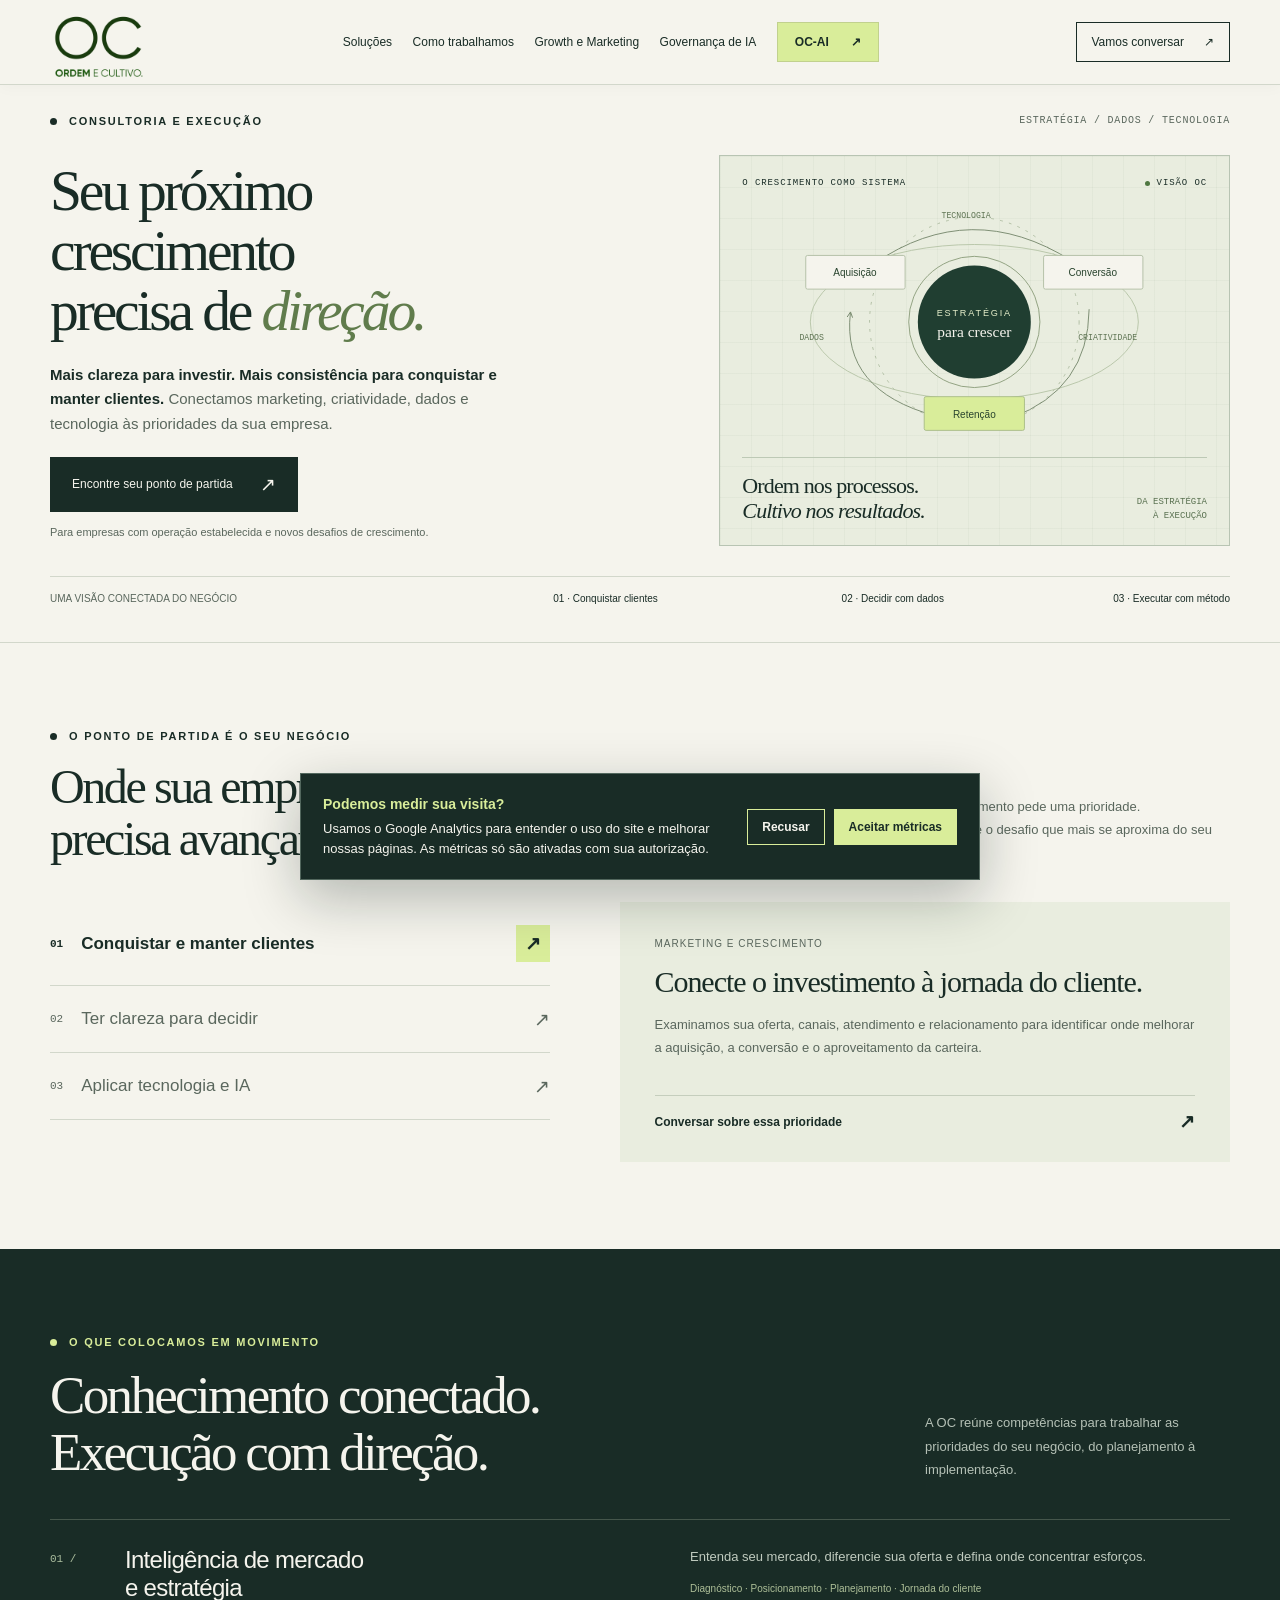
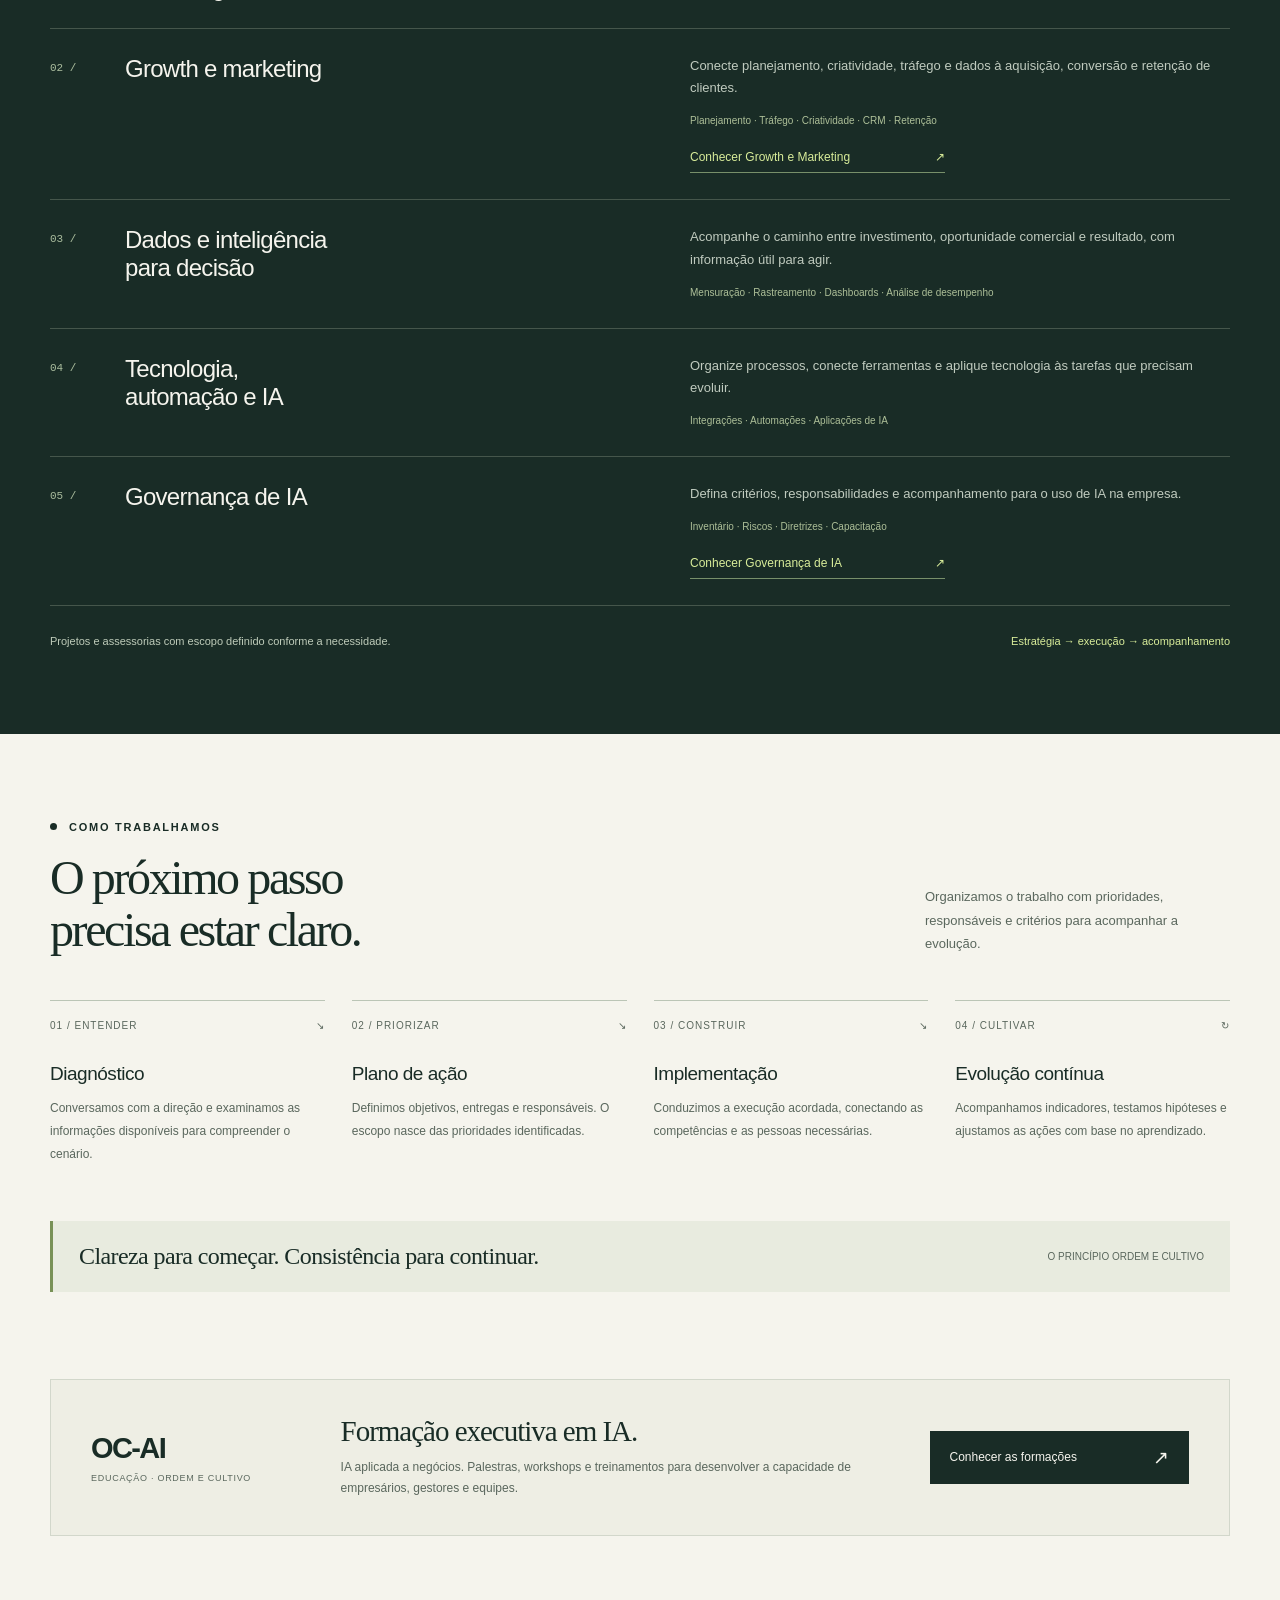
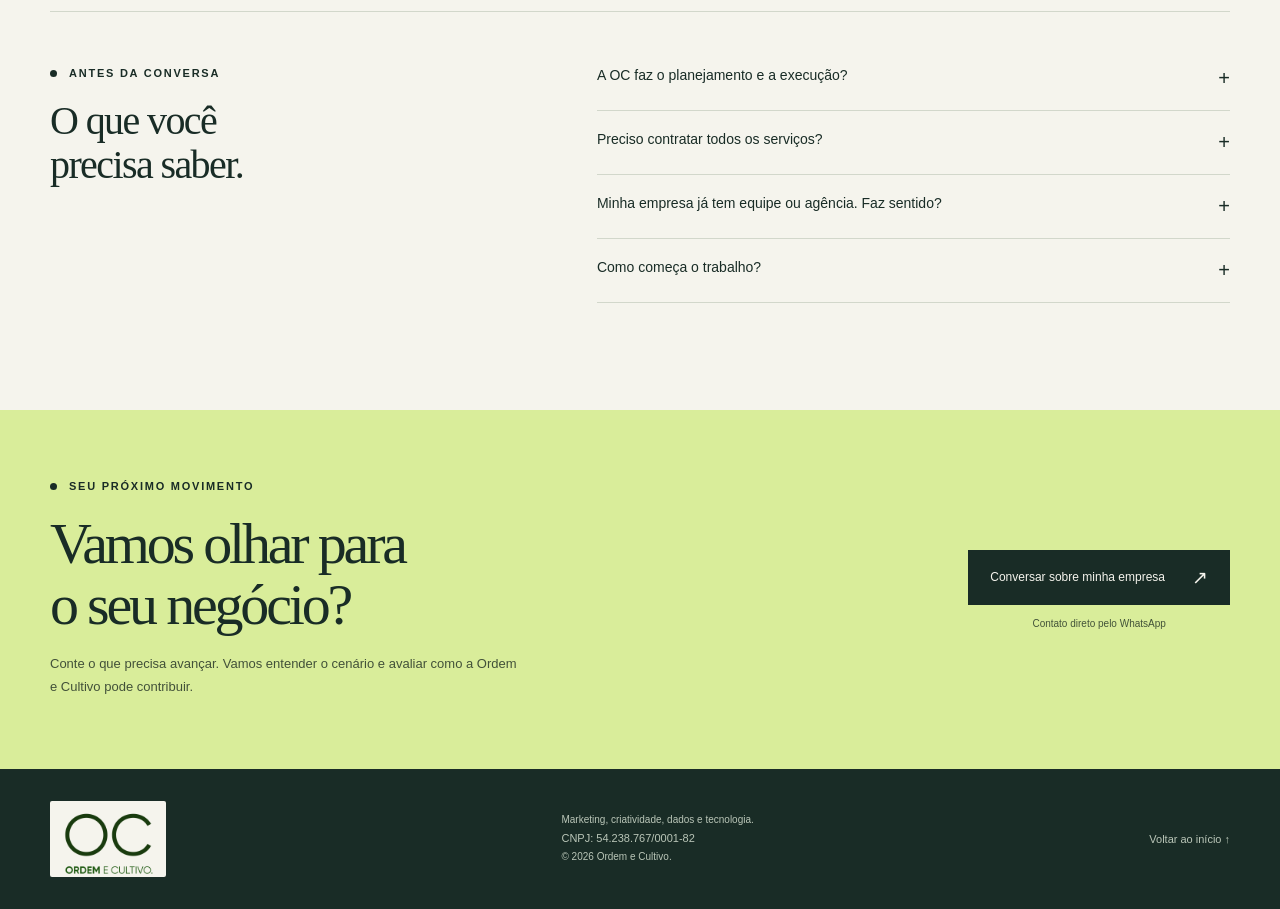
<file: index.html>
<!doctype html>
<html lang="pt-BR">
<head>
  <meta charset="utf-8">
  <meta name="viewport" content="width=device-width,initial-scale=1">
  <meta name="description" content="Ordem e Cultivo: consultoria e execução em marketing, dados e tecnologia. Direção para conquistar clientes, melhorar decisões e organizar o crescimento.">
  <meta name="theme-color" content="#162c26">
  <title>Ordem e Cultivo — Crescer tem método.</title>
  <style>
    :root{--paper:#f5f4ed;--ink:#192c26;--green:#24483b;--line:#d2d7cb;--muted:#5a675d;--lime:#d9ed9a;--white:#fff;--serif:Georgia,'Times New Roman',serif;--sans:'Segoe UI',Tahoma,sans-serif}
    *{box-sizing:border-box}html{scroll-behavior:smooth;scroll-padding-top:90px}body{margin:0;color:var(--ink);background:var(--paper);font-family:var(--sans);-webkit-font-smoothing:antialiased}button,a{-webkit-tap-highlight-color:transparent}a{color:inherit;text-decoration:none}button{font:inherit;cursor:pointer}button:focus-visible,a:focus-visible,summary:focus-visible{outline:3px solid #58883b;outline-offset:5px}::selection{background:var(--lime);color:var(--ink)}.wrap{width:min(1280px,calc(100% - 100px));margin:auto}.eyebrow{font-size:11px;letter-spacing:.16em;text-transform:uppercase;font-weight:650;display:flex;gap:12px;align-items:center}.eyebrow:before{content:'';width:7px;height:7px;background:currentColor;border-radius:50%}.mono{font-family:Consolas,monospace}.skip{position:absolute;top:-60px;left:20px;padding:12px;background:var(--lime);z-index:9}.skip:focus{top:10px}
    header{border-bottom:1px solid var(--line);background:var(--paper);position:relative;z-index:3}.nav{height:91px;display:flex;align-items:center;justify-content:space-between;gap:35px}.brand{display:flex;align-items:center;gap:14px}.brand-symbol{font-size:34px;font-weight:650;letter-spacing:-5px;padding-right:5px}.brand-symbol b{font-weight:400;color:#7d9a55}.brand-text{font-size:12px;line-height:1.3;letter-spacing:.02em}.nav-links{display:flex;gap:33px;font-size:12px}.nav-cta{display:inline-flex;gap:28px;align-items:center;border:1px solid var(--ink);padding:12px 17px;font-size:12px}.arrow{font-size:19px;line-height:1;display:inline-block;transition:transform .2s}.nav-cta:hover .arrow,.btn:hover .arrow{transform:translate(3px,-3px)}.menu-toggle{display:none;background:none;border:1px solid var(--line);padding:9px 13px}
    .hero{padding:57px 0 29px}.hero-top{display:flex;justify-content:space-between;gap:20px}.edition{font-size:10px;letter-spacing:.08em;color:var(--muted)}.hero-grid{display:grid;grid-template-columns:1.1fr .9fr;gap:50px;align-items:center;padding:40px 0 46px}.hero h1{font-family:var(--serif);font-size:clamp(62px,6.25vw,88px);font-weight:400;letter-spacing:-.065em;line-height:.99;margin:0 0 29px}.hero h1 em{font-weight:400;color:#607c4c}.hero-copy{font-size:15px;line-height:1.8;max-width:425px;color:var(--muted);margin:0 0 25px}.hero-copy strong{font-weight:600;color:var(--ink)}.btn{display:inline-flex;justify-content:space-between;gap:27px;align-items:center;padding:17px 21px;background:var(--ink);color:var(--paper);font-size:12px;border:1px solid var(--ink);transition:background .2s}.btn:hover{background:var(--green)}.hero-footnote{font-size:10px;margin-top:15px;color:var(--muted)}
    .growth-art{position:relative;border:1px solid #b8c4b3;background:#e9eddf;padding:24px;min-height:430px;overflow:hidden}.growth-art:before{content:'';position:absolute;inset:0;background-image:linear-gradient(#5678510c 1px,transparent 1px),linear-gradient(90deg,#5678510c 1px,transparent 1px);background-size:31px 31px;pointer-events:none}.art-label{position:relative;display:flex;justify-content:space-between;font-size:9px;letter-spacing:.1em}.art-label .live{display:flex;gap:7px;align-items:center}.live:before{content:'';height:5px;width:5px;background:#4f7741;border-radius:50%}.diagram{height:295px;width:100%;position:relative;display:block}.art-bottom{display:flex;align-items:end;justify-content:space-between;gap:14px;position:relative;border-top:1px solid #bdc9b5;padding-top:15px}.art-bottom p{font-family:var(--serif);font-size:22px;margin:0;line-height:1.15;letter-spacing:-.04em}.art-bottom span{font-size:9px;color:#58704f;max-width:90px;line-height:1.6;text-align:right}.hero-strip{display:grid;grid-template-columns:1.2fr 1fr 1fr 1fr;border-top:1px solid var(--line);padding-top:20px;font-size:10px;gap:18px}.hero-strip .muted{color:var(--muted)}.hero-strip span:not(:first-child){text-align:right}
    section{padding:87px 0}.section-head{display:flex;justify-content:space-between;align-items:end;gap:35px;margin-bottom:37px}.section-head h2{font-family:var(--serif);font-weight:400;font-size:48px;letter-spacing:-.05em;line-height:1.08;margin:19px 0 0}.section-head>p{font-size:13px;line-height:1.8;max-width:305px;color:var(--muted);margin:0}.priorities{border-top:1px solid var(--line);margin-top:32px}.priority-layout{display:grid;grid-template-columns:.9fr 1.1fr;gap:70px}.choices{display:flex;flex-direction:column}.choice{display:flex;text-align:left;gap:18px;align-items:center;padding:23px 0;border:0;border-bottom:1px solid var(--line);background:transparent;color:var(--muted);font-size:17px}.choice span:first-child{font-size:11px;font-family:Consolas,monospace}.choice .arrow{margin-left:auto}.choice[aria-selected=true]{color:var(--ink);font-weight:600}.choice[aria-selected=true] .arrow{background:var(--lime);padding:9px;font-size:19px}.priority-panel{padding:31px 35px;background:#e9eddf;display:flex;flex-direction:column;justify-content:space-between;min-height:260px}.panel-label{font-size:10px;letter-spacing:.1em;color:var(--muted);text-transform:uppercase}.priority-panel h3{font-family:var(--serif);font-weight:400;font-size:30px;letter-spacing:-.035em;line-height:1.2;margin:13px 0}.priority-panel p{font-size:13px;line-height:1.8;color:var(--muted);margin:0 0 18px}.text-link{font-size:12px;font-weight:600;display:flex;justify-content:space-between;align-items:center;border-top:1px solid #c5cebd;padding-top:16px}
    .services{background:var(--ink);color:var(--paper)}.services .eyebrow{color:var(--lime)}.services .section-head>p{color:#b5c1b6}.services .section-head h2{font-size:53px}.service-row{border-top:1px solid #45564b;padding:26px 0;display:grid;grid-template-columns:50px 1fr 1fr;gap:25px;align-items:start}.service-number{font:11px Consolas,monospace;color:#aabd9e;padding-top:7px}.service-row h3{font-size:24px;font-weight:400;letter-spacing:-.03em;margin:0}.service-desc p{font-size:13px;color:#c0cbbf;line-height:1.75;margin:0 0 10px}.service-tags{font-size:10px;color:#adbf98;line-height:1.8}.service-row:last-of-type{border-bottom:1px solid #45564b}.services-note{display:flex;gap:20px;justify-content:space-between;margin-top:29px;font-size:11px;color:#bfccba}.services-note strong{font-weight:400;color:var(--lime)}
    .method .section-head{margin-bottom:45px}.steps{display:grid;grid-template-columns:repeat(4,1fr);gap:27px}.step{border-top:1px solid #bbc5b6;padding-top:19px}.step-top{display:flex;justify-content:space-between;font-size:10px;letter-spacing:.1em;color:var(--muted)}.step h3{font-size:19px;letter-spacing:-.025em;font-weight:500;margin:32px 0 12px}.step p{font-size:12px;color:var(--muted);line-height:1.9;margin:0}.method-quote{margin:55px 0 0;background:#e8ebdf;border-left:3px solid #789157;padding:22px 26px;display:flex;justify-content:space-between;align-items:center;gap:20px}.method-quote p{font-family:var(--serif);font-size:24px;letter-spacing:-.025em;margin:0}.method-quote span{font-size:10px;color:var(--muted)}
    .education{padding:0 0 75px}.education-box{padding:35px 40px;border:1px solid var(--line);display:grid;grid-template-columns:.55fr 1.4fr .65fr;gap:30px;align-items:center;background:#eeeee4}.education-brand{font-size:29px;letter-spacing:-.055em;font-weight:600}.education-brand small{display:block;font-size:9px;font-weight:400;letter-spacing:.08em;margin-top:8px;color:var(--muted)}.education h3{font-family:var(--serif);font-size:29px;font-weight:400;letter-spacing:-.035em;margin:0 0 9px}.education p{font-size:12px;line-height:1.8;color:var(--muted);margin:0}.education a{font-size:12px;border-bottom:1px solid var(--ink);padding-bottom:10px;display:flex;gap:20px;justify-content:space-between}
    .faq{border-top:1px solid var(--line);padding-top:55px}.faq-layout{display:grid;grid-template-columns:1fr 1.3fr;gap:60px}.faq h2{font-family:var(--serif);font-size:40px;line-height:1.1;letter-spacing:-.04em;font-weight:400;margin:20px 0}.faq details{border-bottom:1px solid var(--line);padding:0 0 20px;margin-bottom:20px}.faq summary{cursor:pointer;font-size:14px;font-weight:500;list-style:none;display:flex;justify-content:space-between;gap:20px}.faq summary::-webkit-details-marker{display:none}.faq summary:after{content:'+';font-size:20px;font-weight:300}.faq details[open] summary:after{content:'−'}.faq details p{font-size:13px;color:var(--muted);line-height:1.8;max-width:520px;margin:15px 0 0}
    .contact{background:var(--lime);padding:70px 0}.contact .wrap{display:flex;justify-content:space-between;gap:50px;align-items:center}.contact h2{font-family:var(--serif);font-weight:400;font-size:58px;letter-spacing:-.055em;line-height:1.05;margin:22px 0 16px}.contact p{font-size:13px;line-height:1.8;max-width:475px;color:#425139;margin:0}.contact-right{min-width:245px}.contact-right .btn{width:100%}.contact-right small{display:block;font-size:10px;text-align:center;margin-top:13px;color:#435339}footer{background:var(--ink);color:#bac6b8;padding:32px 0}footer .wrap{display:flex;gap:25px;align-items:center;justify-content:space-between}footer .brand{color:var(--paper)}footer p{font-size:10px;line-height:1.8;margin:0}footer .back{font-size:11px}.reveal{animation:enter .8s both}.delay{animation-delay:.12s}@keyframes enter{from{opacity:0;transform:translateY(18px)}to{opacity:1;transform:translateY(0)}}

    @media(max-width:1000px){.wrap{width:calc(100% - 56px)}.nav-links{gap:20px}.hero-grid{gap:28px}.hero h1{font-size:66px}.growth-art{padding:18px;min-height:390px}.diagram{height:270px}.priority-layout{gap:35px}.education-box{grid-template-columns:.5fr 1fr;gap:25px}.education a{grid-column:2}.contact h2{font-size:47px}}
    @media(max-width:760px){.wrap{width:calc(100% - 40px)}.nav{height:76px;gap:15px}.nav-cta{display:none}.menu-toggle{display:block;font-size:12px}.nav-links{display:none;position:absolute;top:75px;left:0;right:0;background:var(--paper);padding:22px;box-shadow:0 8px 12px #192c2610;border-bottom:1px solid var(--line)}.nav-links.open{display:flex;flex-direction:column;gap:22px}.hero{padding-top:30px}.edition{display:none}.hero-grid{grid-template-columns:1fr;padding-top:31px;gap:32px;padding-bottom:26px}.hero h1{font-size:clamp(53px,11.5vw,78px);max-width:570px}.hero-copy{font-size:14px;max-width:490px}.hero .btn{font-size:12px}.growth-art{min-height:370px}.diagram{height:253px;max-width:470px;margin:auto}.hero-strip{grid-template-columns:1fr 1fr;gap:13px;font-size:9px}.hero-strip span:not(:first-child){text-align:left}section{padding:60px 0}.section-head{display:block}.section-head h2,.services .section-head h2{font-size:40px}.section-head>p{margin-top:21px;max-width:450px}.priority-layout{grid-template-columns:1fr;gap:25px}.choice{font-size:16px;padding:20px 0}.priority-panel{padding:25px;min-height:270px}.service-row{grid-template-columns:25px 1fr;gap:13px;padding:24px 0}.service-row h3{font-size:23px}.service-desc{grid-column:2}.services-note{display:block;line-height:1.8}.services-note strong{display:block;margin-top:12px}.steps{grid-template-columns:1fr 1fr;gap:30px 22px}.step h3{margin-top:22px}.method-quote{display:block;padding:22px;margin-top:35px}.method-quote p{font-size:23px}.method-quote span{display:block;margin-top:15px}.education{padding-bottom:50px}.education-box{padding:26px;grid-template-columns:1fr;gap:24px}.education a{grid-column:1;max-width:250px}.education h3{font-size:28px}.faq-layout{grid-template-columns:1fr;gap:25px}.faq h2{font-size:37px}.contact .wrap{display:block}.contact h2{font-size:43px}.contact-right{margin-top:30px;max-width:330px}footer .wrap{flex-wrap:wrap}footer p{width:100%;order:3}.art-bottom p{font-size:22px}}
    @media(prefers-reduced-motion:reduce){html{scroll-behavior:auto}.reveal{animation:none}*{transition:none!important}}
    .brand-logo{display:block;width:96px;height:76px;object-fit:cover;flex-shrink:0}footer .brand{background:var(--paper);padding:0 10px;border-radius:2px}footer .cnpj{white-space:nowrap;font-size:11px}@media(max-width:760px){.brand-logo{width:88px;height:68px}}
    .hero{padding:30px 0 22px}.hero-grid{grid-template-columns:minmax(0,1.15fr) minmax(0,.95fr);gap:clamp(28px,4vw,60px);padding:28px 0 30px}.hero h1{font-size:clamp(46px,4.5vw,68px);line-height:1.04;letter-spacing:-.055em;margin-bottom:22px}.hero h1 span{display:block}.hero-copy{max-width:480px;font-size:15px;line-height:1.65;margin-bottom:20px}.hero-footnote{max-width:470px;font-size:11px;line-height:1.5;margin:12px 0 0}.growth-art{min-height:0;padding:22px}.diagram{height:clamp(225px,21vw,280px)}.hero-strip{padding-top:16px}.priorities{margin-top:16px}
    @media(min-width:761px) and (max-height:740px){.hero{padding-top:24px}.hero-grid{padding:20px 0 24px}.hero h1{font-size:clamp(44px,4.2vw,60px)}.diagram{height:235px}}
    @media(max-width:760px){.hero{padding-top:24px}.hero-grid{grid-template-columns:minmax(0,1fr);gap:26px;padding:24px 0}.hero h1{font-size:clamp(42px,8.5vw,60px);line-height:1.04;margin-bottom:20px}.hero-copy{font-size:14px;line-height:1.65}.hero-footnote{font-size:10px}.growth-art{padding:18px}.diagram{height:220px}.art-bottom p{font-size:21px}.art-bottom span{font-size:8px}.hero-strip{line-height:1.6}.art-label{font-size:8px}}
    .service-detail{display:flex;align-items:center;justify-content:space-between;gap:16px;max-width:255px;font-size:12px;color:var(--lime);border-bottom:1px solid #78906a;padding:14px 0 8px;margin-top:6px}.service-detail:hover span{transform:translate(3px,-3px)}.service-detail span{transition:transform .2s}.service-row h3 a:hover{color:var(--lime)}
  </style>
<link rel="stylesheet" href="assets/navigation.css?v=1">
</head>
<body id="topo">
<a class="skip" href="#principal">Pular para o conteúdo</a>
<header class="oc-header"><div class="wrap nav">
  <a class="brand" href="./" aria-label="Ordem e Cultivo — início"><img class="brand-logo" src="assets/logo-ordem-e-cultivo.png" alt="OC — Ordem e Cultivo" width="96" height="76"></a>
  <nav class="nav-links" id="navigation" aria-label="Navegação principal"><a href="#solucoes">Soluções</a><a href="#metodo">Como trabalhamos</a><a href="growth-marketing/">Growth e Marketing</a><a href="governanca-de-ia/">Governança de IA</a><a class="nav-education" href="https://ai.ordemcultivo.com.br/">OC-AI <span aria-hidden="true">↗</span></a><a class="mobile-contact" href="https://wa.me/5547991653962" target="_blank" rel="noopener noreferrer">Falar no WhatsApp ↗</a></nav>
  <a class="nav-cta" href="https://wa.me/5547991653962" target="_blank" rel="noopener noreferrer">Vamos conversar <span aria-hidden="true">↗</span></a>
  <button class="menu-toggle" type="button" aria-expanded="false" aria-controls="navigation">Menu +</button>
</div></header>
<main id="principal">
  <section class="hero wrap">
    <div class="hero-top"><div class="eyebrow">Consultoria e execução</div><span class="edition mono">ESTRATÉGIA / DADOS / TECNOLOGIA</span></div>
    <div class="hero-grid">
      <div class="reveal"><h1><span>Seu próximo</span><span>crescimento</span><span>precisa de <em>direção.</em></span></h1>
        <p class="hero-copy"><strong>Mais clareza para investir. Mais consistência para conquistar e manter clientes.</strong> Conectamos marketing, criatividade, dados e tecnologia às prioridades da sua empresa.</p>
        <a class="btn" href="#prioridades">Encontre seu ponto de partida <span class="arrow" aria-hidden="true">↗</span></a>
        <p class="hero-footnote">Para empresas com operação estabelecida e novos desafios de crescimento.</p>
      </div>
      <div class="growth-art reveal delay" role="img" aria-label="Diagrama conceitual: estratégia conecta aquisição, conversão e retenção, com dados, criatividade e tecnologia. Não representa resultados medidos.">
        <div class="art-label mono"><span>O CRESCIMENTO COMO SISTEMA</span><span class="live">VISÃO OC</span></div>
        <svg class="diagram" viewBox="0 0 450 295" aria-hidden="true">
          <defs><marker id="tip" markerWidth="7" markerHeight="7" refX="5" refY="3" orient="auto"><path d="M0,0 L6,3 L0,6" fill="none" stroke="#75876b"/></marker></defs>
          <circle cx="225" cy="147" r="115" fill="none" stroke="#adbba0" stroke-dasharray="3 7"/>
          <ellipse cx="225" cy="147" rx="180" ry="85" fill="none" stroke="#b6c4a7"/>
          <path d="M115 83 Q221 10 332 80 M351 133 Q350 221 266 252 M182 250 Q79 222 89 137" fill="none" stroke="#75876b" marker-end="url(#tip)"/>
          <circle cx="225" cy="147" r="62" fill="#203e31"/><circle cx="225" cy="147" r="72" fill="none" stroke="#8b9d7a"/>
          <text x="225" y="140" text-anchor="middle" fill="#e6efcb" font-size="10" font-family="Segoe UI,sans-serif" letter-spacing="2">ESTRATÉGIA</text><text x="225" y="163" text-anchor="middle" fill="#f5f4ed" font-size="17" font-family="Georgia,serif">para crescer</text>
          <rect x="40" y="74" width="109" height="37" rx="2" fill="#f5f4ed" stroke="#b0bea4"/><text x="94" y="97" text-anchor="middle" fill="#29442e" font-size="11" font-family="Segoe UI,sans-serif">Aquisição</text>
          <rect x="301" y="74" width="109" height="37" rx="2" fill="#f5f4ed" stroke="#b0bea4"/><text x="355" y="97" text-anchor="middle" fill="#29442e" font-size="11" font-family="Segoe UI,sans-serif">Conversão</text>
          <rect x="170" y="229" width="110" height="37" rx="2" fill="#d9ed9a" stroke="#a8bb86"/><text x="225" y="252" text-anchor="middle" fill="#29442e" font-size="11" font-family="Segoe UI,sans-serif">Retenção</text>
          <text x="33" y="167" fill="#5d7352" font-size="9" font-family="Consolas,monospace">DADOS</text><text x="339" y="167" fill="#5d7352" font-size="9" font-family="Consolas,monospace">CRIATIVIDADE</text><text x="189" y="33" fill="#5d7352" font-size="9" font-family="Consolas,monospace">TECNOLOGIA</text>
        </svg>
        <div class="art-bottom"><p>Ordem nos processos.<br><em>Cultivo nos resultados.</em></p><span class="mono">DA ESTRATÉGIA<br>À EXECUÇÃO</span></div>
      </div>
    </div>
    <div class="hero-strip"><span class="muted">UMA VISÃO CONECTADA DO NEGÓCIO</span><span>01 · Conquistar clientes</span><span>02 · Decidir com dados</span><span>03 · Executar com método</span></div>
  </section>

  <section class="priorities" id="prioridades"><div class="wrap">
    <div class="section-head"><div><div class="eyebrow">O ponto de partida é o seu negócio</div><h2>Onde sua empresa<br>precisa avançar?</h2></div><p>Cada momento pede uma prioridade.<br>Selecione o desafio que mais se aproxima do seu cenário.</p></div>
    <div class="priority-layout">
      <div class="choices" role="tablist" aria-label="Prioridade do negócio" aria-orientation="vertical">
        <button class="choice" role="tab" id="tab-growth" aria-controls="priority-panel" aria-selected="true" data-key="growth"><span>01</span><span>Conquistar e manter clientes</span><span class="arrow" aria-hidden="true">↗</span></button>
        <button class="choice" role="tab" id="tab-data" aria-controls="priority-panel" aria-selected="false" tabindex="-1" data-key="data"><span>02</span><span>Ter clareza para decidir</span><span class="arrow" aria-hidden="true">↗</span></button>
        <button class="choice" role="tab" id="tab-tech" aria-controls="priority-panel" aria-selected="false" tabindex="-1" data-key="tech"><span>03</span><span>Aplicar tecnologia e IA</span><span class="arrow" aria-hidden="true">↗</span></button>
      </div>
      <div class="priority-panel" id="priority-panel" role="tabpanel" aria-labelledby="tab-growth" tabindex="0"><div><span class="panel-label" id="panel-label">Marketing e crescimento</span><h3 id="panel-title">Conecte o investimento à jornada do cliente.</h3><p id="panel-text">Examinamos sua oferta, canais, atendimento e relacionamento para identificar onde melhorar a aquisição, a conversão e o aproveitamento da carteira.</p></div><a class="text-link" id="priority-link" href="https://wa.me/5547991653962?text=Ol%C3%A1%2C%20quero%20conversar%20sobre%20aquisi%C3%A7%C3%A3o%20e%20reten%C3%A7%C3%A3o%20de%20clientes." target="_blank" rel="noopener noreferrer"><span>Conversar sobre essa prioridade</span><span class="arrow" aria-hidden="true">↗</span></a></div>
    </div>
  </div></section>

  <section class="services" id="solucoes"><div class="wrap">
    <div class="section-head"><div><div class="eyebrow">O que colocamos em movimento</div><h2>Conhecimento conectado.<br>Execução com direção.</h2></div><p>A OC reúne competências para trabalhar as prioridades do seu negócio, do planejamento à implementação.</p></div>
    <article class="service-row"><span class="service-number">01 /</span><h3>Inteligência de mercado<br>e estratégia</h3><div class="service-desc"><p>Entenda seu mercado, diferencie sua oferta e defina onde concentrar esforços.</p><span class="service-tags">Diagnóstico · Posicionamento · Planejamento · Jornada do cliente</span></div></article>
    <article class="service-row"><span class="service-number">02 /</span><h3><a href="growth-marketing/">Growth e marketing</a></h3><div class="service-desc"><p>Conecte planejamento, criatividade, tráfego e dados à aquisição, conversão e retenção de clientes.</p><span class="service-tags">Planejamento · Tráfego · Criatividade · CRM · Retenção</span><a class="service-detail" href="growth-marketing/">Conhecer Growth e Marketing <span aria-hidden="true">↗</span></a></div></article>
    <article class="service-row"><span class="service-number">03 /</span><h3>Dados e inteligência<br>para decisão</h3><div class="service-desc"><p>Acompanhe o caminho entre investimento, oportunidade comercial e resultado, com informação útil para agir.</p><span class="service-tags">Mensuração · Rastreamento · Dashboards · Análise de desempenho</span></div></article>
    <article class="service-row"><span class="service-number">04 /</span><h3>Tecnologia,<br>automação e IA</h3><div class="service-desc"><p>Organize processos, conecte ferramentas e aplique tecnologia às tarefas que precisam evoluir.</p><span class="service-tags">Integrações · Automações · Aplicações de IA</span></div></article>
    <article class="service-row"><span class="service-number">05 /</span><h3><a href="governanca-de-ia/">Governança de IA</a></h3><div class="service-desc"><p>Defina critérios, responsabilidades e acompanhamento para o uso de IA na empresa.</p><span class="service-tags">Inventário · Riscos · Diretrizes · Capacitação</span><a class="service-detail" href="governanca-de-ia/">Conhecer Governança de IA <span aria-hidden="true">↗</span></a></div></article>
    <div class="services-note"><span>Projetos e assessorias com escopo definido conforme a necessidade.</span><strong>Estratégia → execução → acompanhamento</strong></div>
  </div></section>

  <section class="method wrap" id="metodo">
    <div class="section-head"><div><div class="eyebrow">Como trabalhamos</div><h2>O próximo passo<br>precisa estar claro.</h2></div><p>Organizamos o trabalho com prioridades, responsáveis e critérios para acompanhar a evolução.</p></div>
    <div class="steps">
      <article class="step"><div class="step-top"><span>01 / ENTENDER</span><span aria-hidden="true">↘</span></div><h3>Diagnóstico</h3><p>Conversamos com a direção e examinamos as informações disponíveis para compreender o cenário.</p></article>
      <article class="step"><div class="step-top"><span>02 / PRIORIZAR</span><span aria-hidden="true">↘</span></div><h3>Plano de ação</h3><p>Definimos objetivos, entregas e responsáveis. O escopo nasce das prioridades identificadas.</p></article>
      <article class="step"><div class="step-top"><span>03 / CONSTRUIR</span><span aria-hidden="true">↘</span></div><h3>Implementação</h3><p>Conduzimos a execução acordada, conectando as competências e as pessoas necessárias.</p></article>
      <article class="step"><div class="step-top"><span>04 / CULTIVAR</span><span aria-hidden="true">↻</span></div><h3>Evolução contínua</h3><p>Acompanhamos indicadores, testamos hipóteses e ajustamos as ações com base no aprendizado.</p></article>
    </div>
    <div class="method-quote"><p>Clareza para começar. Consistência para continuar.</p><span>O PRINCÍPIO ORDEM E CULTIVO</span></div>
  </section>

<section class="education wrap" id="oc-ai"><div class="education-box"><div class="education-brand">OC-AI<small>EDUCAÇÃO · ORDEM E CULTIVO</small></div><div><h3>Formação executiva em IA.</h3><p>IA aplicada a negócios. Palestras, workshops e treinamentos para desenvolver a capacidade de empresários, gestores e equipes.</p></div><a href="https://ai.ordemcultivo.com.br/">Conhecer as formações <span class="arrow" aria-hidden="true">↗</span></a></div></section>

  <section class="faq wrap"><div class="faq-layout"><div><div class="eyebrow">Antes da conversa</div><h2>O que você<br>precisa saber.</h2></div><div>
    <details><summary>A OC faz o planejamento e a execução?</summary><p>Sim. A contratação pode envolver diagnóstico e planejamento, implementação ou assessoria recorrente. A proposta define as entregas da OC e as responsabilidades da sua empresa.</p></details>
    <details><summary>Preciso contratar todos os serviços?</summary><p>Não. O escopo é definido conforme o problema e as prioridades. Uma necessidade de dados, por exemplo, pode ser atendida por um projeto específico.</p></details>
    <details><summary>Minha empresa já tem equipe ou agência. Faz sentido?</summary><p>Pode fazer. Na conversa inicial, avaliamos o que já existe e onde a OC pode contribuir. Papéis e responsabilidades são definidos para trabalhar com a estrutura disponível.</p></details>
    <details><summary>Como começa o trabalho?</summary><p>Com uma conversa para entender seu momento e avaliar a aderência. Quando fizer sentido avançar, definimos o diagnóstico ou o projeto, as informações necessárias, o escopo e o investimento.</p></details>
  </div></div></section>

  <section class="contact" id="contato"><div class="wrap"><div><div class="eyebrow">Seu próximo movimento</div><h2>Vamos olhar para<br>o seu negócio?</h2><p>Conte o que precisa avançar. Vamos entender o cenário e avaliar como a Ordem e Cultivo pode contribuir.</p></div><div class="contact-right"><a class="btn" href="https://wa.me/5547991653962?text=Ol%C3%A1%2C%20quero%20conversar%20sobre%20as%20prioridades%20da%20minha%20empresa." target="_blank" rel="noopener noreferrer">Conversar sobre minha empresa <span class="arrow" aria-hidden="true">↗</span></a><small>Contato direto pelo WhatsApp</small></div></div></section>
</main>
<footer><div class="wrap"><a class="brand" href="#topo"><img class="brand-logo" src="assets/logo-ordem-e-cultivo.png" alt="OC — Ordem e Cultivo" width="112" height="84"></a><p>Marketing, criatividade, dados e tecnologia.<br><span class="cnpj">CNPJ: 54.238.767/0001-82</span><br>© 2026 Ordem e Cultivo.</p><a class="back" href="#topo">Voltar ao início ↑</a></div></footer>
<script>
  const content = {
    growth:{label:'Marketing e crescimento',title:'Conecte o investimento à jornada do cliente.',text:'Examinamos sua oferta, canais, atendimento e relacionamento para identificar onde melhorar a aquisição, a conversão e o aproveitamento da carteira.',message:'Olá, quero conversar sobre aquisição e retenção de clientes.'},
    data:{label:'Dados e decisões',title:'Transforme informação dispersa em direção.',text:'Organizamos a mensuração e a leitura dos indicadores para que a direção acompanhe o desempenho, identifique gargalos e escolha as próximas ações com mais clareza.',message:'Olá, quero conversar sobre dados e indicadores da minha empresa.'},
    tech:{label:'Tecnologia aplicada',title:'Comece pelo processo. Aplique a tecnologia.',text:'Mapeamos tarefas e dependências para definir onde automação e IA podem contribuir. A implementação inclui critérios de uso, documentação e responsabilidades.',message:'Olá, quero conversar sobre tecnologia, automação e IA na minha empresa.'}
  };
  const tabs=[...document.querySelectorAll('[role=tab]')];
  function activate(tab){tabs.forEach(t=>{t.setAttribute('aria-selected',String(t===tab));t.tabIndex=t===tab?0:-1;});const c=content[tab.dataset.key];document.querySelector('#panel-label').textContent=c.label;document.querySelector('#panel-title').textContent=c.title;document.querySelector('#panel-text').textContent=c.text;document.querySelector('#priority-link').href='https://wa.me/5547991653962?text='+encodeURIComponent(c.message);document.querySelector('#priority-panel').setAttribute('aria-labelledby',tab.id);}
  tabs.forEach((tab,i)=>{tab.addEventListener('click',()=>activate(tab));tab.addEventListener('keydown',e=>{let n;if(e.key==='ArrowDown')n=(i+1)%tabs.length;if(e.key==='ArrowUp')n=(i+tabs.length-1)%tabs.length;if(e.key==='Home')n=0;if(e.key==='End')n=tabs.length-1;if(n!==undefined){e.preventDefault();activate(tabs[n]);tabs[n].focus();}});});
</script>
<script src="assets/navigation.js?v=1" defer></script>
<script src="assets/analytics.js?v=1" defer></script>
</body>
</html>
</file>
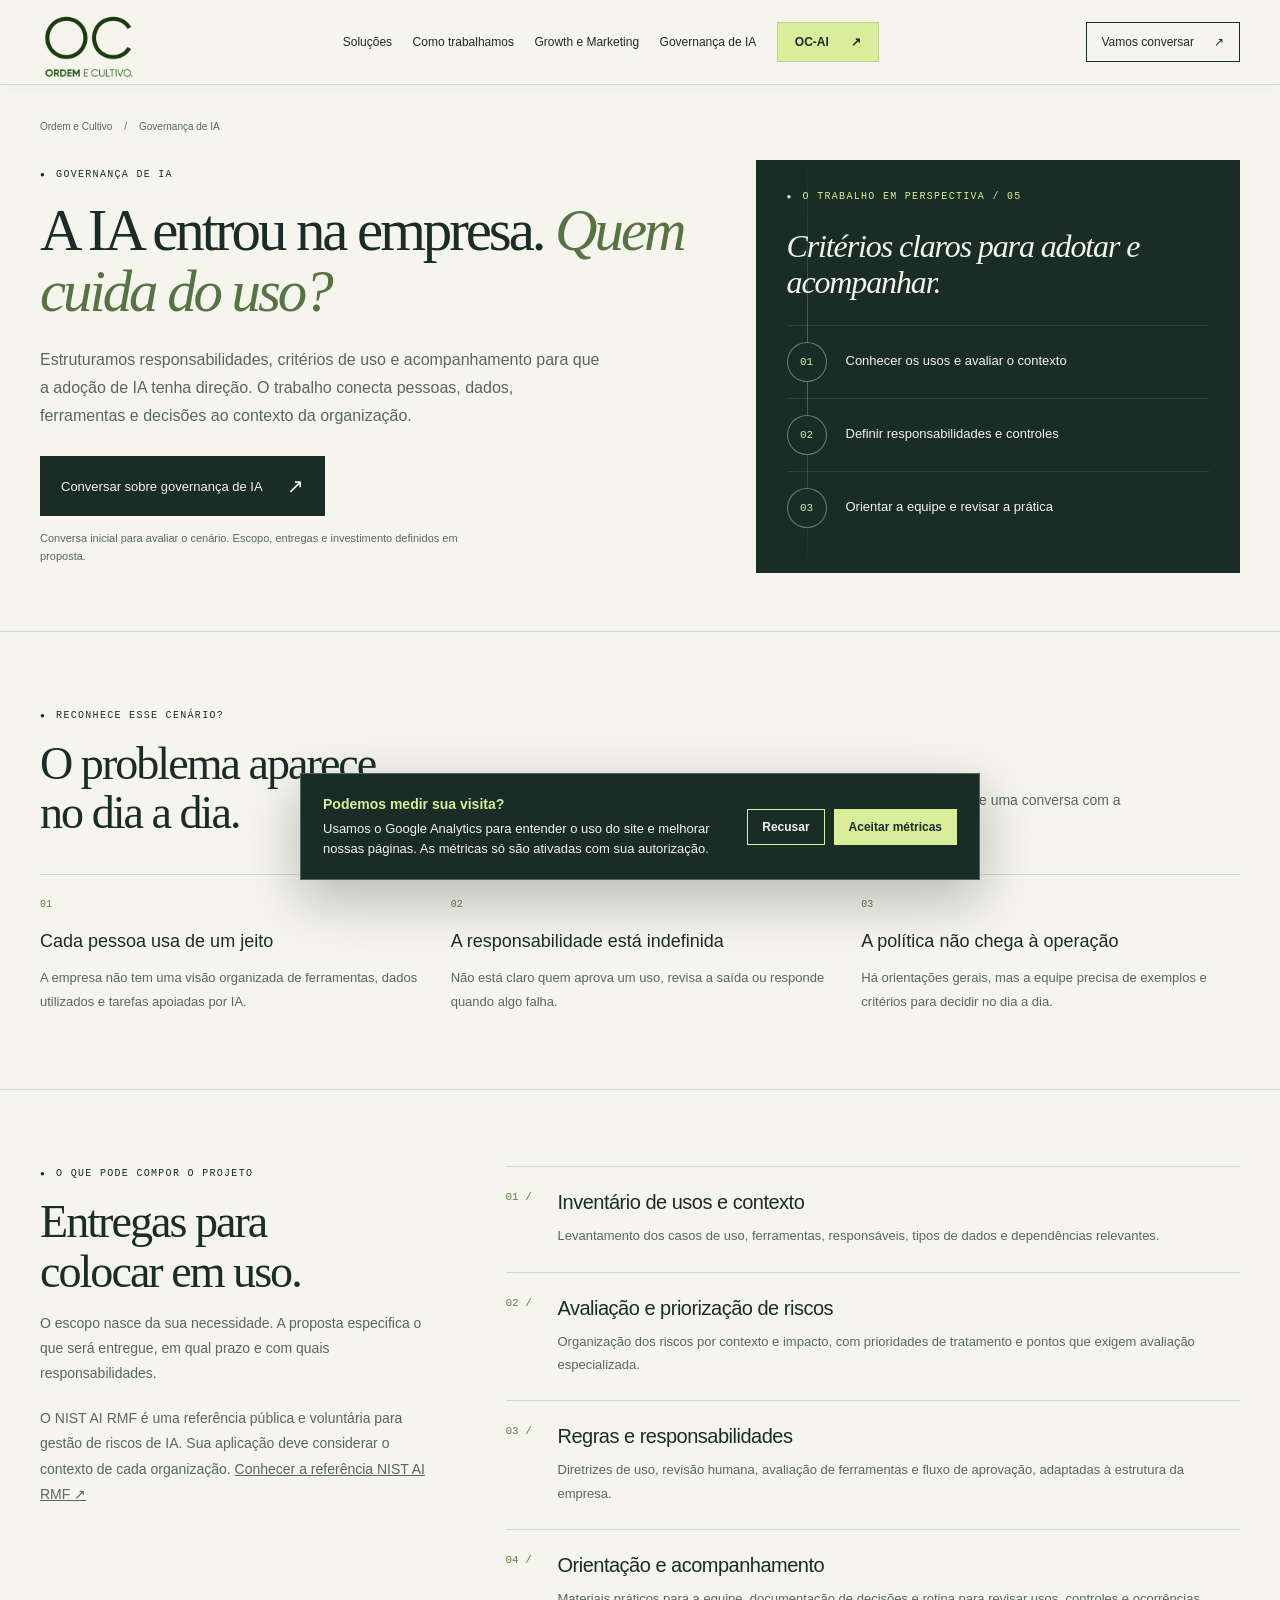
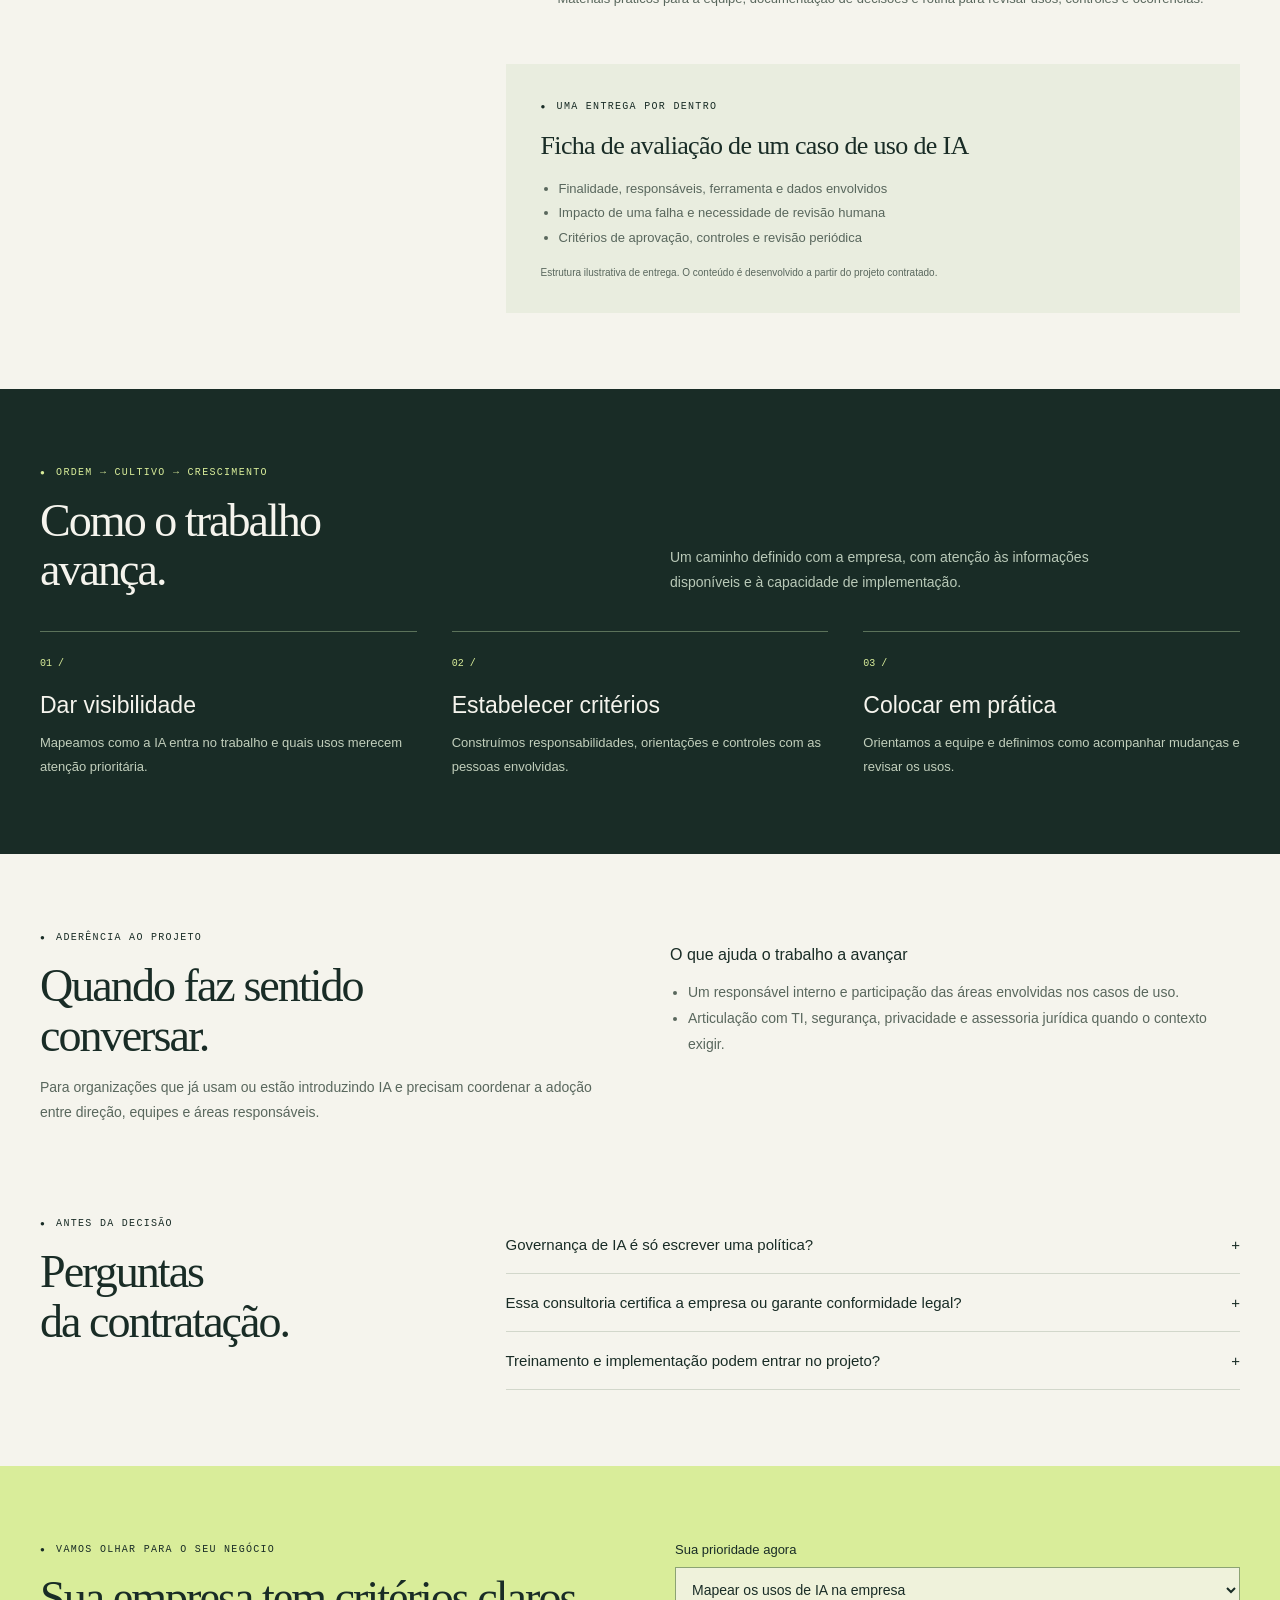
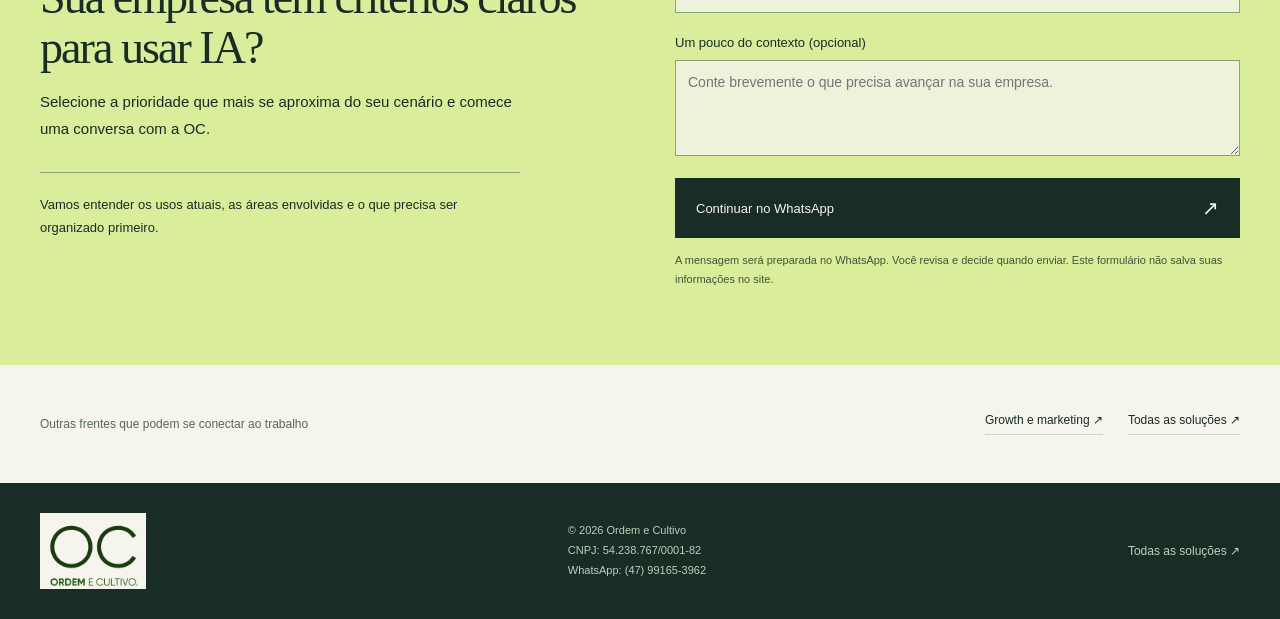
<file: governanca-de-ia/index.html>
<!doctype html>
<html lang="pt-BR"><head><meta charset="utf-8"><meta name="viewport" content="width=device-width,initial-scale=1"><title>Governança de IA — Ordem e Cultivo</title><meta name="description" content="Estruturamos responsabilidades, critérios de uso e acompanhamento para que a adoção de IA tenha direção. O trabalho conecta pessoas, dados, ferramentas e decisões ao contexto da organização."><meta name="theme-color" content="#192c26"><link rel="stylesheet" href="../assets/services.css"><link rel="stylesheet" href="../assets/navigation.css?v=1"></head>
<body><a class="skip" href="#principal">Pular para o conteúdo</a><header class="oc-header"><div class="wrap nav">
  <a class="brand" href="../" aria-label="Ordem e Cultivo — início"><img class="brand-logo" src="../assets/logo-ordem-e-cultivo.png" alt="OC — Ordem e Cultivo" width="96" height="76"></a>
  <nav class="nav-links" id="navigation" aria-label="Navegação principal"><a href="../#solucoes">Soluções</a><a href="../#metodo">Como trabalhamos</a><a href="../growth-marketing/">Growth e Marketing</a><a href="../governanca-de-ia/">Governança de IA</a><a class="nav-education" href="https://ai.ordemcultivo.com.br/">OC-AI <span aria-hidden="true">↗</span></a><a class="mobile-contact" href="https://wa.me/5547991653962" target="_blank" rel="noopener noreferrer">Falar no WhatsApp ↗</a></nav>
  <a class="nav-cta" href="#conversa">Vamos conversar <span aria-hidden="true">↗</span></a>
  <button class="menu-toggle" type="button" aria-expanded="false" aria-controls="navigation">Menu +</button>
</div></header>
<main id="principal"><section class="hero wrap"><div class="breadcrumb"><a href="../">Ordem e Cultivo</a><span>/</span><span>Governança de IA</span></div><div class="hero-grid"><div><div class="eyebrow">Governança de IA</div><h1>A IA entrou na empresa. <em>Quem cuida do uso?</em></h1><p class="hero-copy">Estruturamos responsabilidades, critérios de uso e acompanhamento para que a adoção de IA tenha direção. O trabalho conecta pessoas, dados, ferramentas e decisões ao contexto da organização.</p><a class="btn" href="#conversa">Conversar sobre governança de IA<span aria-hidden="true">↗</span></a><p class="hero-note">Conversa inicial para avaliar o cenário. Escopo, entregas e investimento definidos em proposta.</p></div><aside class="decision" aria-label="Visão do trabalho"><div><div class="eyebrow">O trabalho em perspectiva / 05</div><p class="decision-title">Critérios claros para adotar e acompanhar.</p></div><ol><li><b aria-hidden="true">01</b><span>Conhecer os usos e avaliar o contexto</span></li><li><b aria-hidden="true">02</b><span>Definir responsabilidades e controles</span></li><li><b aria-hidden="true">03</b><span>Orientar a equipe e revisar a prática</span></li></ol></aside></div></section>
<section class="signals"><div class="wrap"><div class="section-head"><div><div class="eyebrow">Reconhece esse cenário?</div><h2>O problema aparece<br>no dia a dia.</h2></div><p>Estes são alguns sinais de que essa frente merece uma conversa com a direção.</p></div><div class="signal-list"><article class="signal"><span>01</span><h3>Cada pessoa usa de um jeito</h3><p>A empresa não tem uma visão organizada de ferramentas, dados utilizados e tarefas apoiadas por IA.</p></article><article class="signal"><span>02</span><h3>A responsabilidade está indefinida</h3><p>Não está claro quem aprova um uso, revisa a saída ou responde quando algo falha.</p></article><article class="signal"><span>03</span><h3>A política não chega à operação</h3><p>Há orientações gerais, mas a equipe precisa de exemplos e critérios para decidir no dia a dia.</p></article></div></div></section>
<section class="wrap deliverables"><div class="deliverables-intro"><div class="eyebrow">O que pode compor o projeto</div><h2>Entregas para<br>colocar em uso.</h2><p>O escopo nasce da sua necessidade. A proposta especifica o que será entregue, em qual prazo e com quais responsabilidades.</p><p class="source-note">O NIST AI RMF é uma referência pública e voluntária para gestão de riscos de IA. Sua aplicação deve considerar o contexto de cada organização. <a href="https://www.nist.gov/itl/ai-risk-management-framework" target="_blank" rel="noopener noreferrer">Conhecer a referência NIST AI RMF ↗</a></p></div><div><article class="delivery"><span class="number">01 /</span><div><h3>Inventário de usos e contexto</h3><p>Levantamento dos casos de uso, ferramentas, responsáveis, tipos de dados e dependências relevantes.</p></div></article><article class="delivery"><span class="number">02 /</span><div><h3>Avaliação e priorização de riscos</h3><p>Organização dos riscos por contexto e impacto, com prioridades de tratamento e pontos que exigem avaliação especializada.</p></div></article><article class="delivery"><span class="number">03 /</span><div><h3>Regras e responsabilidades</h3><p>Diretrizes de uso, revisão humana, avaliação de ferramentas e fluxo de aprovação, adaptadas à estrutura da empresa.</p></div></article><article class="delivery"><span class="number">04 /</span><div><h3>Orientação e acompanhamento</h3><p>Materiais práticos para a equipe, documentação de decisões e rotina para revisar usos, controles e ocorrências.</p></div></article><div class="example"><div class="eyebrow">Uma entrega por dentro</div><h3>Ficha de avaliação de um caso de uso de IA</h3><ul><li>Finalidade, responsáveis, ferramenta e dados envolvidos</li><li>Impacto de uma falha e necessidade de revisão humana</li><li>Critérios de aprovação, controles e revisão periódica</li></ul><p class="caption">Estrutura ilustrativa de entrega. O conteúdo é desenvolvido a partir do projeto contratado.</p></div></div></section>
<section class="approach"><div class="wrap"><div class="section-head"><div><div class="eyebrow">Ordem → cultivo → crescimento</div><h2>Como o trabalho<br>avança.</h2></div><p>Um caminho definido com a empresa, com atenção às informações disponíveis e à capacidade de implementação.</p></div><div class="steps"><article class="step"><span class="number">01 /</span><h3>Dar visibilidade</h3><p>Mapeamos como a IA entra no trabalho e quais usos merecem atenção prioritária.</p></article><article class="step"><span class="number">02 /</span><h3>Estabelecer critérios</h3><p>Construímos responsabilidades, orientações e controles com as pessoas envolvidas.</p></article><article class="step"><span class="number">03 /</span><h3>Colocar em prática</h3><p>Orientamos a equipe e definimos como acompanhar mudanças e revisar os usos.</p></article></div></div></section>
<section class="wrap fit"><div><div class="eyebrow">Aderência ao projeto</div><h2>Quando faz sentido<br>conversar.</h2><p>Para organizações que já usam ou estão introduzindo IA e precisam coordenar a adoção entre direção, equipes e áreas responsáveis.</p></div><div><h3>O que ajuda o trabalho a avançar</h3><ul><li>Um responsável interno e participação das áreas envolvidas nos casos de uso.</li><li>Articulação com TI, segurança, privacidade e assessoria jurídica quando o contexto exigir.</li></ul></div></section>
<section class="faq wrap"><div class="faq-layout"><div><div class="eyebrow">Antes da decisão</div><h2>Perguntas<br>da contratação.</h2></div><div><details><summary>Governança de IA é só escrever uma política?</summary><p>A política é uma parte. O trabalho também envolve conhecer os usos, atribuir responsabilidades, avaliar riscos e acompanhar a aplicação das orientações.</p></details><details><summary>Essa consultoria certifica a empresa ou garante conformidade legal?</summary><p>A oferta é de estruturação de governança. Certificações, pareceres jurídicos e garantias de conformidade não fazem parte dessa promessa. Avaliações especializadas devem ser coordenadas com os profissionais responsáveis.</p></details><details><summary>Treinamento e implementação podem entrar no projeto?</summary><p>Sim, quando previstos no escopo. A capacitação pode se conectar à OC-AI, e a implementação técnica pode compor uma frente própria de automação e IA.</p></details></div></div></section>
<section class="lead" id="conversa"><div class="wrap lead-grid"><div class="lead-intro"><div class="eyebrow">Vamos olhar para o seu negócio</div><h2>Sua empresa tem critérios claros para usar IA?</h2><p>Selecione a prioridade que mais se aproxima do seu cenário e comece uma conversa com a OC.</p><p class="next">Vamos entender os usos atuais, as áreas envolvidas e o que precisa ser organizado primeiro.</p></div><form class="lead-form" data-service="Governança de IA" action="https://wa.me/5547991653962" method="get"><label for="priority">Sua prioridade agora</label><select id="priority" name="priority"><option>Mapear os usos de IA na empresa</option><option>Definir regras e responsabilidades</option><option>Avaliar ferramentas e riscos</option><option>Orientar e preparar as equipes</option></select><label for="context">Um pouco do contexto <span>(opcional)</span></label><textarea id="context" name="context" maxlength="600" placeholder="Conte brevemente o que precisa avançar na sua empresa."></textarea><button class="btn" type="submit">Continuar no WhatsApp<span aria-hidden="true">↗</span></button><p class="form-note">A mensagem será preparada no WhatsApp. Você revisa e decide quando enviar. Este formulário não salva suas informações no site.</p><noscript><p>Para falar com a OC, <a href="https://wa.me/5547991653962">abra o WhatsApp</a>.</p></noscript></form></div></section>
</main><div class="related"><div class="wrap"><p>Outras frentes que podem se conectar ao trabalho</p><div class="related-links"><a href="../growth-marketing/">Growth e marketing ↗</a><a href="../#solucoes">Todas as soluções ↗</a></div></div></div><footer class="footer"><div class="wrap"><a href="../" aria-label="Ordem e Cultivo — início"><img class="logo" src="../assets/logo-ordem-e-cultivo.png" alt="OC — Ordem e Cultivo" width="96" height="76"></a><p>© 2026 Ordem e Cultivo<br>CNPJ: 54.238.767/0001-82<br>WhatsApp: (47) 99165-3962</p><a class="home" href="../#solucoes">Todas as soluções ↗</a></div></footer><script src="../assets/services.js" defer></script><script src="../assets/navigation.js?v=1" defer></script><script src="../assets/analytics.js?v=1" defer></script></body></html>
</file>
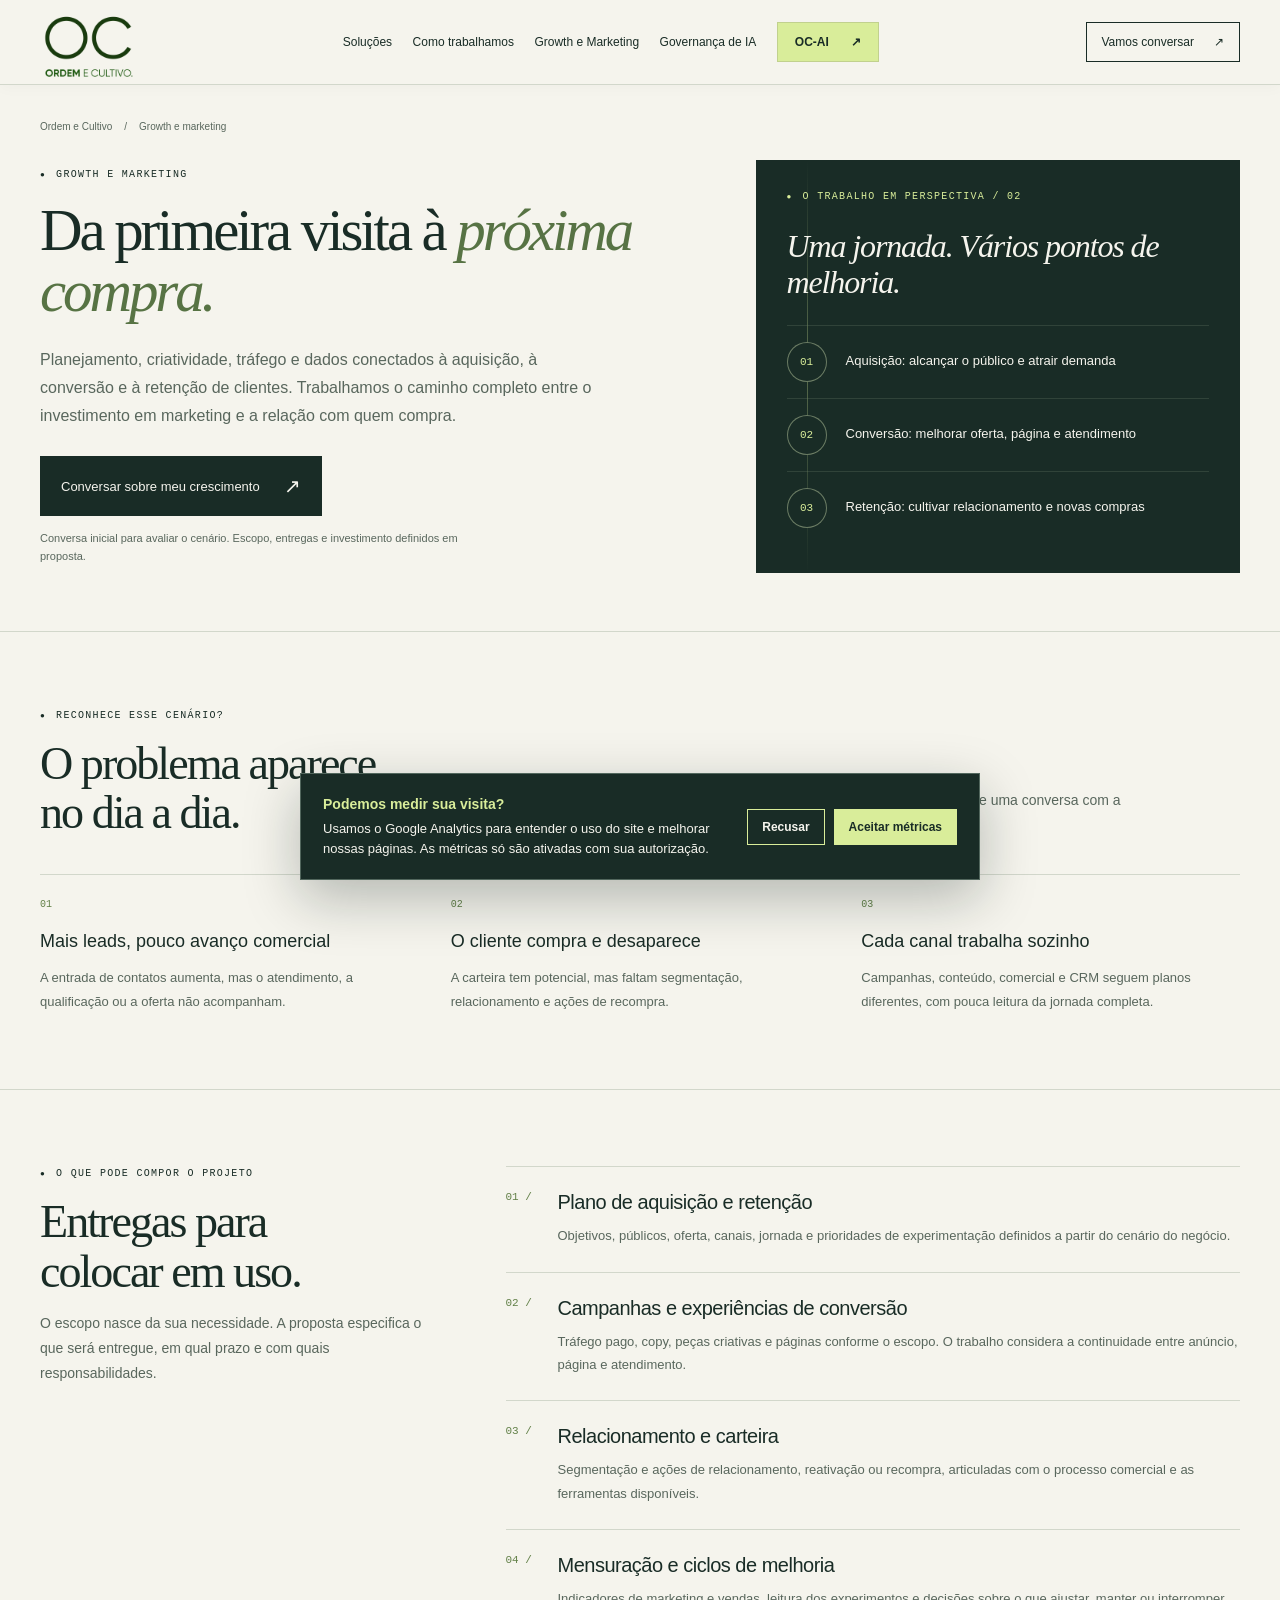
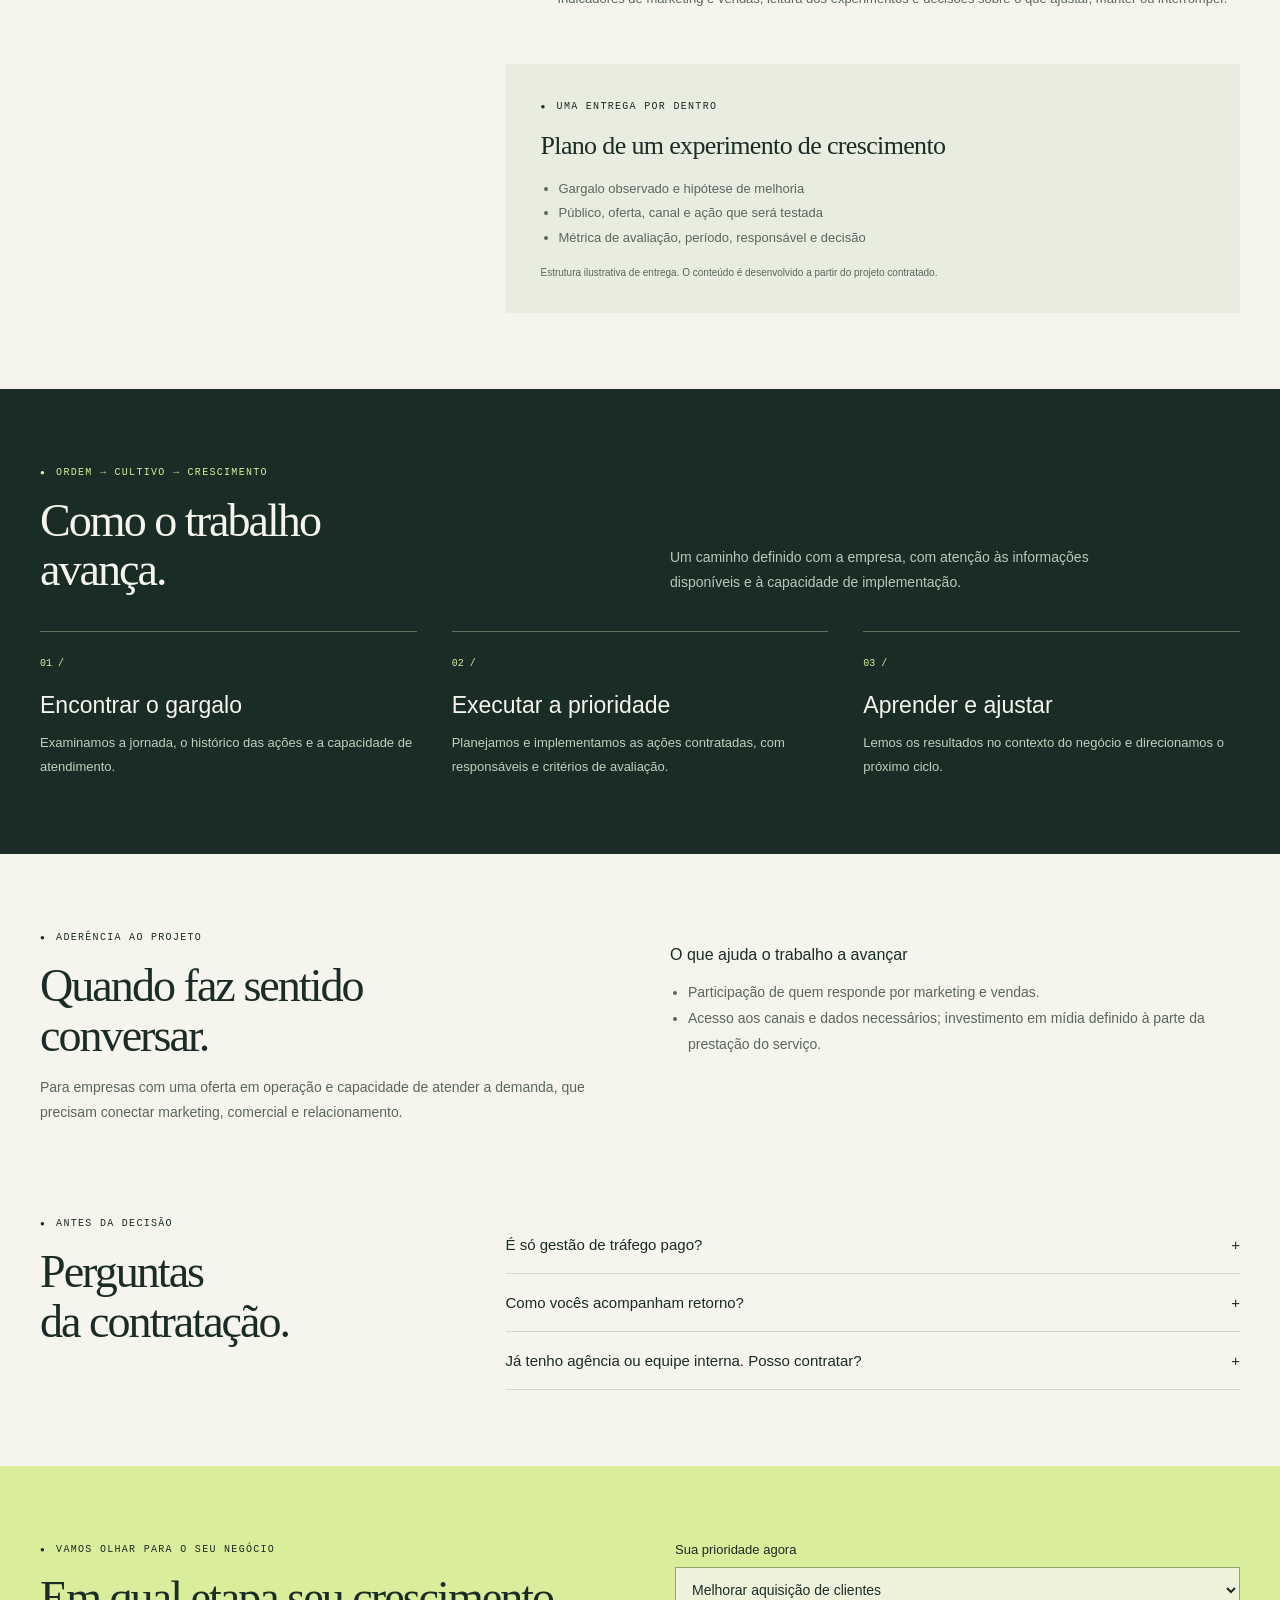
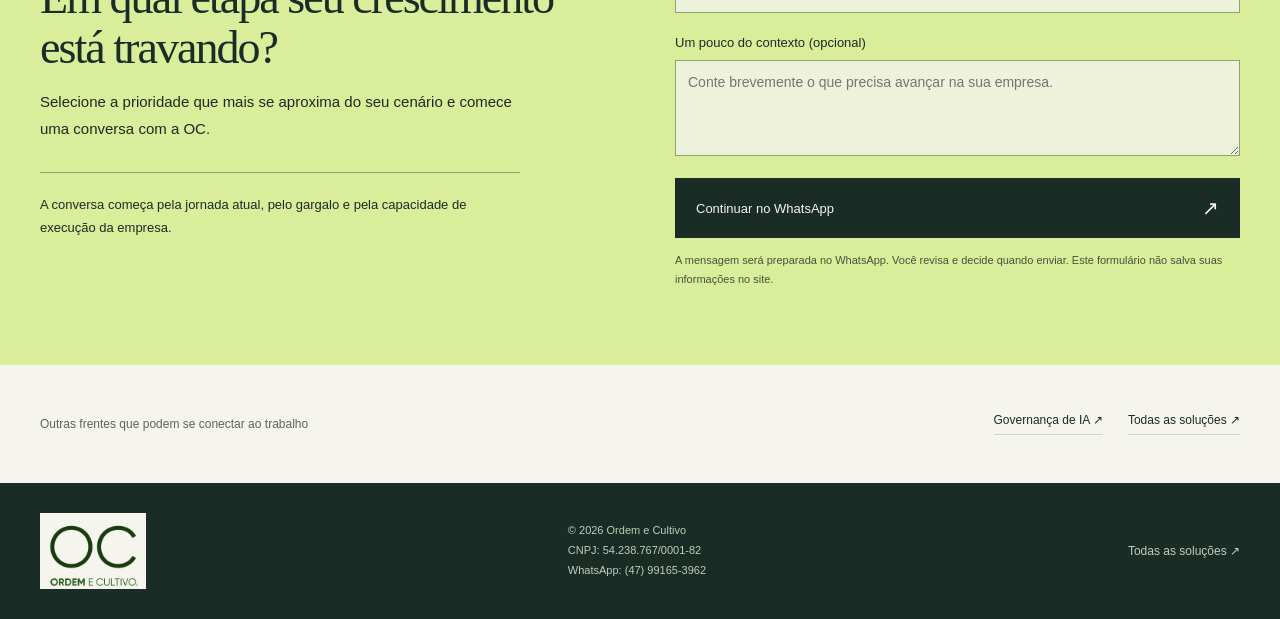
<file: growth-marketing/index.html>
<!doctype html>
<html lang="pt-BR"><head><meta charset="utf-8"><meta name="viewport" content="width=device-width,initial-scale=1"><title>Growth e marketing — Ordem e Cultivo</title><meta name="description" content="Planejamento, criatividade, tráfego e dados conectados à aquisição, à conversão e à retenção de clientes. Trabalhamos o caminho completo entre o investimento em marketing e a relação com quem compra."><meta name="theme-color" content="#192c26"><link rel="stylesheet" href="../assets/services.css"><link rel="stylesheet" href="../assets/navigation.css?v=1"></head>
<body><a class="skip" href="#principal">Pular para o conteúdo</a><header class="oc-header"><div class="wrap nav">
  <a class="brand" href="../" aria-label="Ordem e Cultivo — início"><img class="brand-logo" src="../assets/logo-ordem-e-cultivo.png" alt="OC — Ordem e Cultivo" width="96" height="76"></a>
  <nav class="nav-links" id="navigation" aria-label="Navegação principal"><a href="../#solucoes">Soluções</a><a href="../#metodo">Como trabalhamos</a><a href="../growth-marketing/">Growth e Marketing</a><a href="../governanca-de-ia/">Governança de IA</a><a class="nav-education" href="https://ai.ordemcultivo.com.br/">OC-AI <span aria-hidden="true">↗</span></a><a class="mobile-contact" href="https://wa.me/5547991653962" target="_blank" rel="noopener noreferrer">Falar no WhatsApp ↗</a></nav>
  <a class="nav-cta" href="#conversa">Vamos conversar <span aria-hidden="true">↗</span></a>
  <button class="menu-toggle" type="button" aria-expanded="false" aria-controls="navigation">Menu +</button>
</div></header>
<main id="principal"><section class="hero wrap"><div class="breadcrumb"><a href="../">Ordem e Cultivo</a><span>/</span><span>Growth e marketing</span></div><div class="hero-grid"><div><div class="eyebrow">Growth e marketing</div><h1>Da primeira visita à <em>próxima compra.</em></h1><p class="hero-copy">Planejamento, criatividade, tráfego e dados conectados à aquisição, à conversão e à retenção de clientes. Trabalhamos o caminho completo entre o investimento em marketing e a relação com quem compra.</p><a class="btn" href="#conversa">Conversar sobre meu crescimento<span aria-hidden="true">↗</span></a><p class="hero-note">Conversa inicial para avaliar o cenário. Escopo, entregas e investimento definidos em proposta.</p></div><aside class="decision" aria-label="Visão do trabalho"><div><div class="eyebrow">O trabalho em perspectiva / 02</div><p class="decision-title">Uma jornada. Vários pontos de melhoria.</p></div><ol><li><b aria-hidden="true">01</b><span>Aquisição: alcançar o público e atrair demanda</span></li><li><b aria-hidden="true">02</b><span>Conversão: melhorar oferta, página e atendimento</span></li><li><b aria-hidden="true">03</b><span>Retenção: cultivar relacionamento e novas compras</span></li></ol></aside></div></section>
<section class="signals"><div class="wrap"><div class="section-head"><div><div class="eyebrow">Reconhece esse cenário?</div><h2>O problema aparece<br>no dia a dia.</h2></div><p>Estes são alguns sinais de que essa frente merece uma conversa com a direção.</p></div><div class="signal-list"><article class="signal"><span>01</span><h3>Mais leads, pouco avanço comercial</h3><p>A entrada de contatos aumenta, mas o atendimento, a qualificação ou a oferta não acompanham.</p></article><article class="signal"><span>02</span><h3>O cliente compra e desaparece</h3><p>A carteira tem potencial, mas faltam segmentação, relacionamento e ações de recompra.</p></article><article class="signal"><span>03</span><h3>Cada canal trabalha sozinho</h3><p>Campanhas, conteúdo, comercial e CRM seguem planos diferentes, com pouca leitura da jornada completa.</p></article></div></div></section>
<section class="wrap deliverables"><div class="deliverables-intro"><div class="eyebrow">O que pode compor o projeto</div><h2>Entregas para<br>colocar em uso.</h2><p>O escopo nasce da sua necessidade. A proposta especifica o que será entregue, em qual prazo e com quais responsabilidades.</p></div><div><article class="delivery"><span class="number">01 /</span><div><h3>Plano de aquisição e retenção</h3><p>Objetivos, públicos, oferta, canais, jornada e prioridades de experimentação definidos a partir do cenário do negócio.</p></div></article><article class="delivery"><span class="number">02 /</span><div><h3>Campanhas e experiências de conversão</h3><p>Tráfego pago, copy, peças criativas e páginas conforme o escopo. O trabalho considera a continuidade entre anúncio, página e atendimento.</p></div></article><article class="delivery"><span class="number">03 /</span><div><h3>Relacionamento e carteira</h3><p>Segmentação e ações de relacionamento, reativação ou recompra, articuladas com o processo comercial e as ferramentas disponíveis.</p></div></article><article class="delivery"><span class="number">04 /</span><div><h3>Mensuração e ciclos de melhoria</h3><p>Indicadores de marketing e vendas, leitura dos experimentos e decisões sobre o que ajustar, manter ou interromper.</p></div></article><div class="example"><div class="eyebrow">Uma entrega por dentro</div><h3>Plano de um experimento de crescimento</h3><ul><li>Gargalo observado e hipótese de melhoria</li><li>Público, oferta, canal e ação que será testada</li><li>Métrica de avaliação, período, responsável e decisão</li></ul><p class="caption">Estrutura ilustrativa de entrega. O conteúdo é desenvolvido a partir do projeto contratado.</p></div></div></section>
<section class="approach"><div class="wrap"><div class="section-head"><div><div class="eyebrow">Ordem → cultivo → crescimento</div><h2>Como o trabalho<br>avança.</h2></div><p>Um caminho definido com a empresa, com atenção às informações disponíveis e à capacidade de implementação.</p></div><div class="steps"><article class="step"><span class="number">01 /</span><h3>Encontrar o gargalo</h3><p>Examinamos a jornada, o histórico das ações e a capacidade de atendimento.</p></article><article class="step"><span class="number">02 /</span><h3>Executar a prioridade</h3><p>Planejamos e implementamos as ações contratadas, com responsáveis e critérios de avaliação.</p></article><article class="step"><span class="number">03 /</span><h3>Aprender e ajustar</h3><p>Lemos os resultados no contexto do negócio e direcionamos o próximo ciclo.</p></article></div></div></section>
<section class="wrap fit"><div><div class="eyebrow">Aderência ao projeto</div><h2>Quando faz sentido<br>conversar.</h2><p>Para empresas com uma oferta em operação e capacidade de atender a demanda, que precisam conectar marketing, comercial e relacionamento.</p></div><div><h3>O que ajuda o trabalho a avançar</h3><ul><li>Participação de quem responde por marketing e vendas.</li><li>Acesso aos canais e dados necessários; investimento em mídia definido à parte da prestação do serviço.</li></ul></div></section>
<section class="faq wrap"><div class="faq-layout"><div><div class="eyebrow">Antes da decisão</div><h2>Perguntas<br>da contratação.</h2></div><div><details><summary>É só gestão de tráfego pago?</summary><p>O tráfego pode fazer parte do trabalho. O escopo é definido a partir do gargalo e pode incluir oferta, criatividade, páginas, CRM e relacionamento com a carteira.</p></details><details><summary>Como vocês acompanham retorno?</summary><p>Definimos os indicadores e examinamos a qualidade dos dados. Sempre que as integrações permitem, conectamos investimento, oportunidades e vendas; limitações de atribuição são consideradas na análise.</p></details><details><summary>Já tenho agência ou equipe interna. Posso contratar?</summary><p>Sim. Podemos assumir uma frente definida ou atuar no planejamento e acompanhamento junto à estrutura existente. A proposta esclarece os papéis e evita sobreposição de entregas.</p></details></div></div></section>
<section class="lead" id="conversa"><div class="wrap lead-grid"><div class="lead-intro"><div class="eyebrow">Vamos olhar para o seu negócio</div><h2>Em qual etapa seu crescimento está travando?</h2><p>Selecione a prioridade que mais se aproxima do seu cenário e comece uma conversa com a OC.</p><p class="next">A conversa começa pela jornada atual, pelo gargalo e pela capacidade de execução da empresa.</p></div><form class="lead-form" data-service="Growth e marketing" action="https://wa.me/5547991653962" method="get"><label for="priority">Sua prioridade agora</label><select id="priority" name="priority"><option>Melhorar aquisição de clientes</option><option>Melhorar conversão em vendas</option><option>Trabalhar retenção e recompra</option><option>Conectar marketing e comercial</option></select><label for="context">Um pouco do contexto <span>(opcional)</span></label><textarea id="context" name="context" maxlength="600" placeholder="Conte brevemente o que precisa avançar na sua empresa."></textarea><button class="btn" type="submit">Continuar no WhatsApp<span aria-hidden="true">↗</span></button><p class="form-note">A mensagem será preparada no WhatsApp. Você revisa e decide quando enviar. Este formulário não salva suas informações no site.</p><noscript><p>Para falar com a OC, <a href="https://wa.me/5547991653962">abra o WhatsApp</a>.</p></noscript></form></div></section>
</main><div class="related"><div class="wrap"><p>Outras frentes que podem se conectar ao trabalho</p><div class="related-links"><a href="../governanca-de-ia/">Governança de IA ↗</a><a href="../#solucoes">Todas as soluções ↗</a></div></div></div><footer class="footer"><div class="wrap"><a href="../" aria-label="Ordem e Cultivo — início"><img class="logo" src="../assets/logo-ordem-e-cultivo.png" alt="OC — Ordem e Cultivo" width="96" height="76"></a><p>© 2026 Ordem e Cultivo<br>CNPJ: 54.238.767/0001-82<br>WhatsApp: (47) 99165-3962</p><a class="home" href="../#solucoes">Todas as soluções ↗</a></div></footer><script src="../assets/services.js" defer></script><script src="../assets/navigation.js?v=1" defer></script><script src="../assets/analytics.js?v=1" defer></script></body></html>
</file>
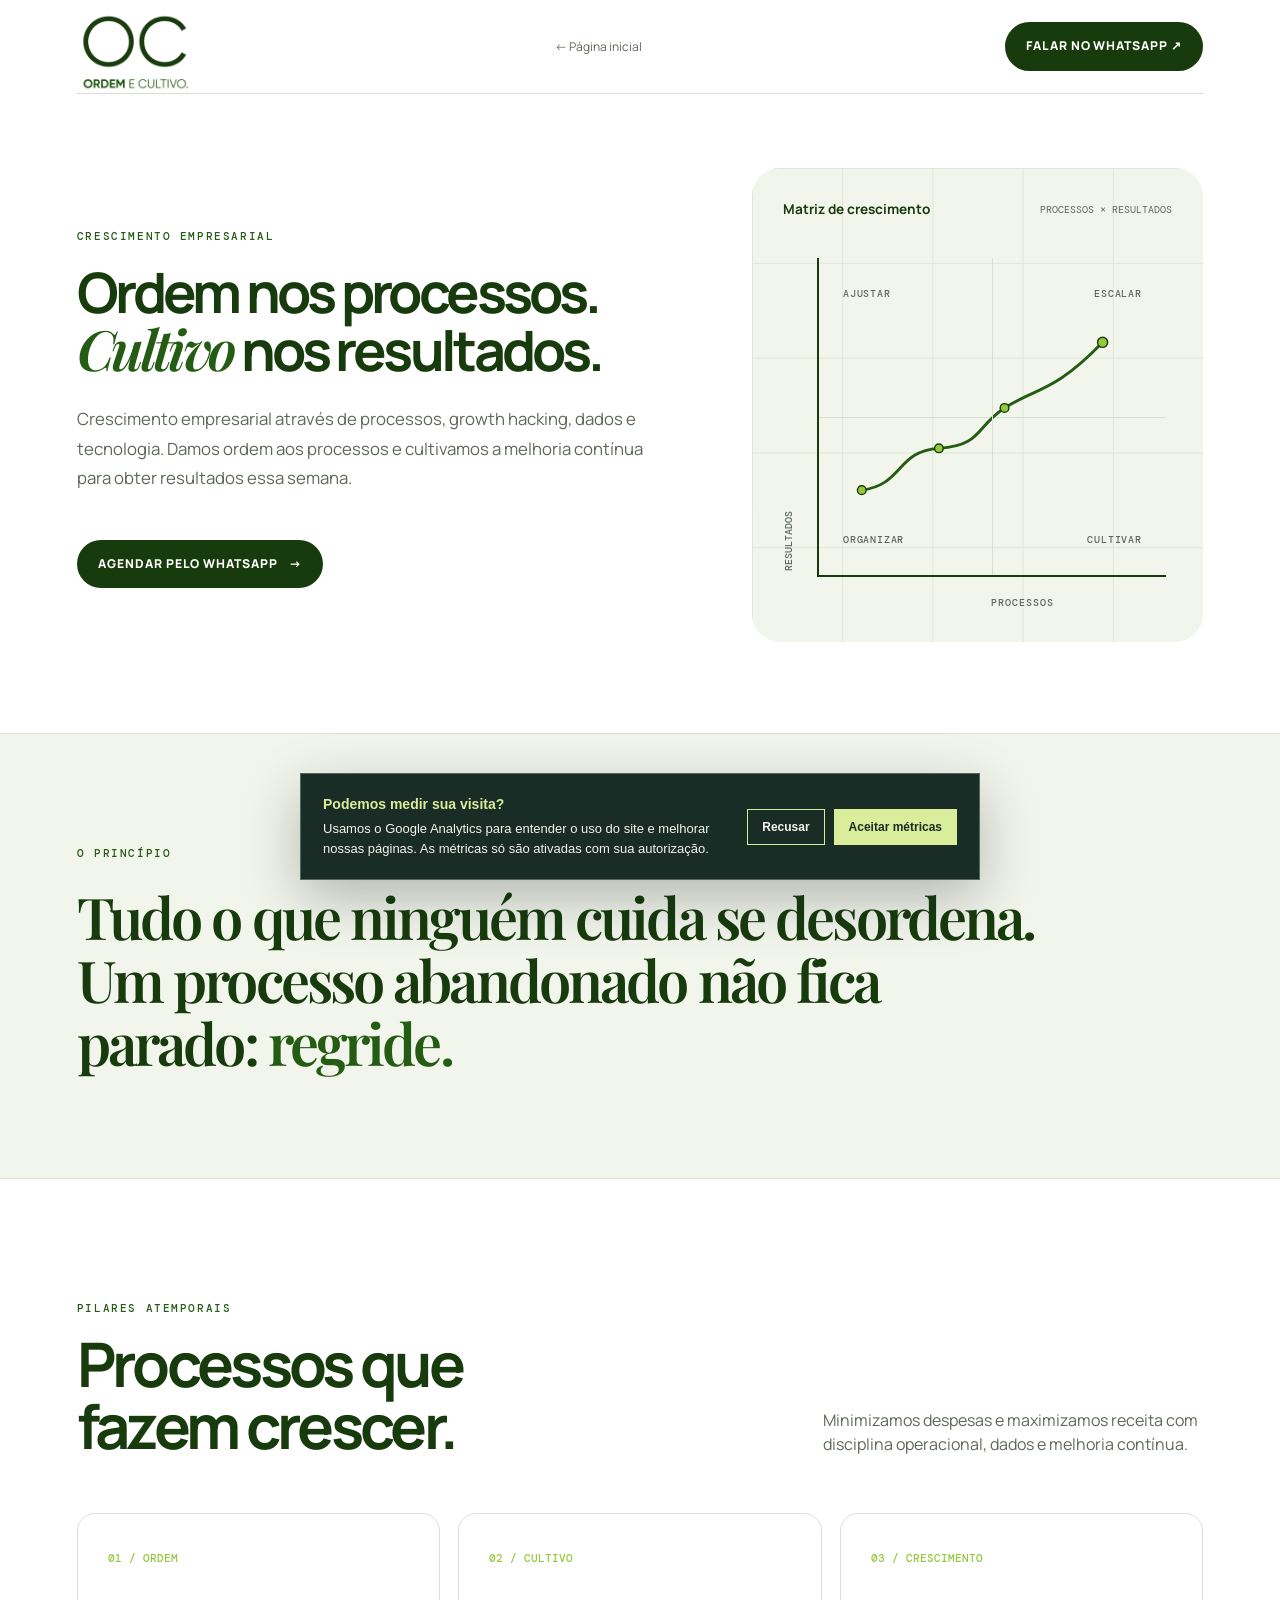
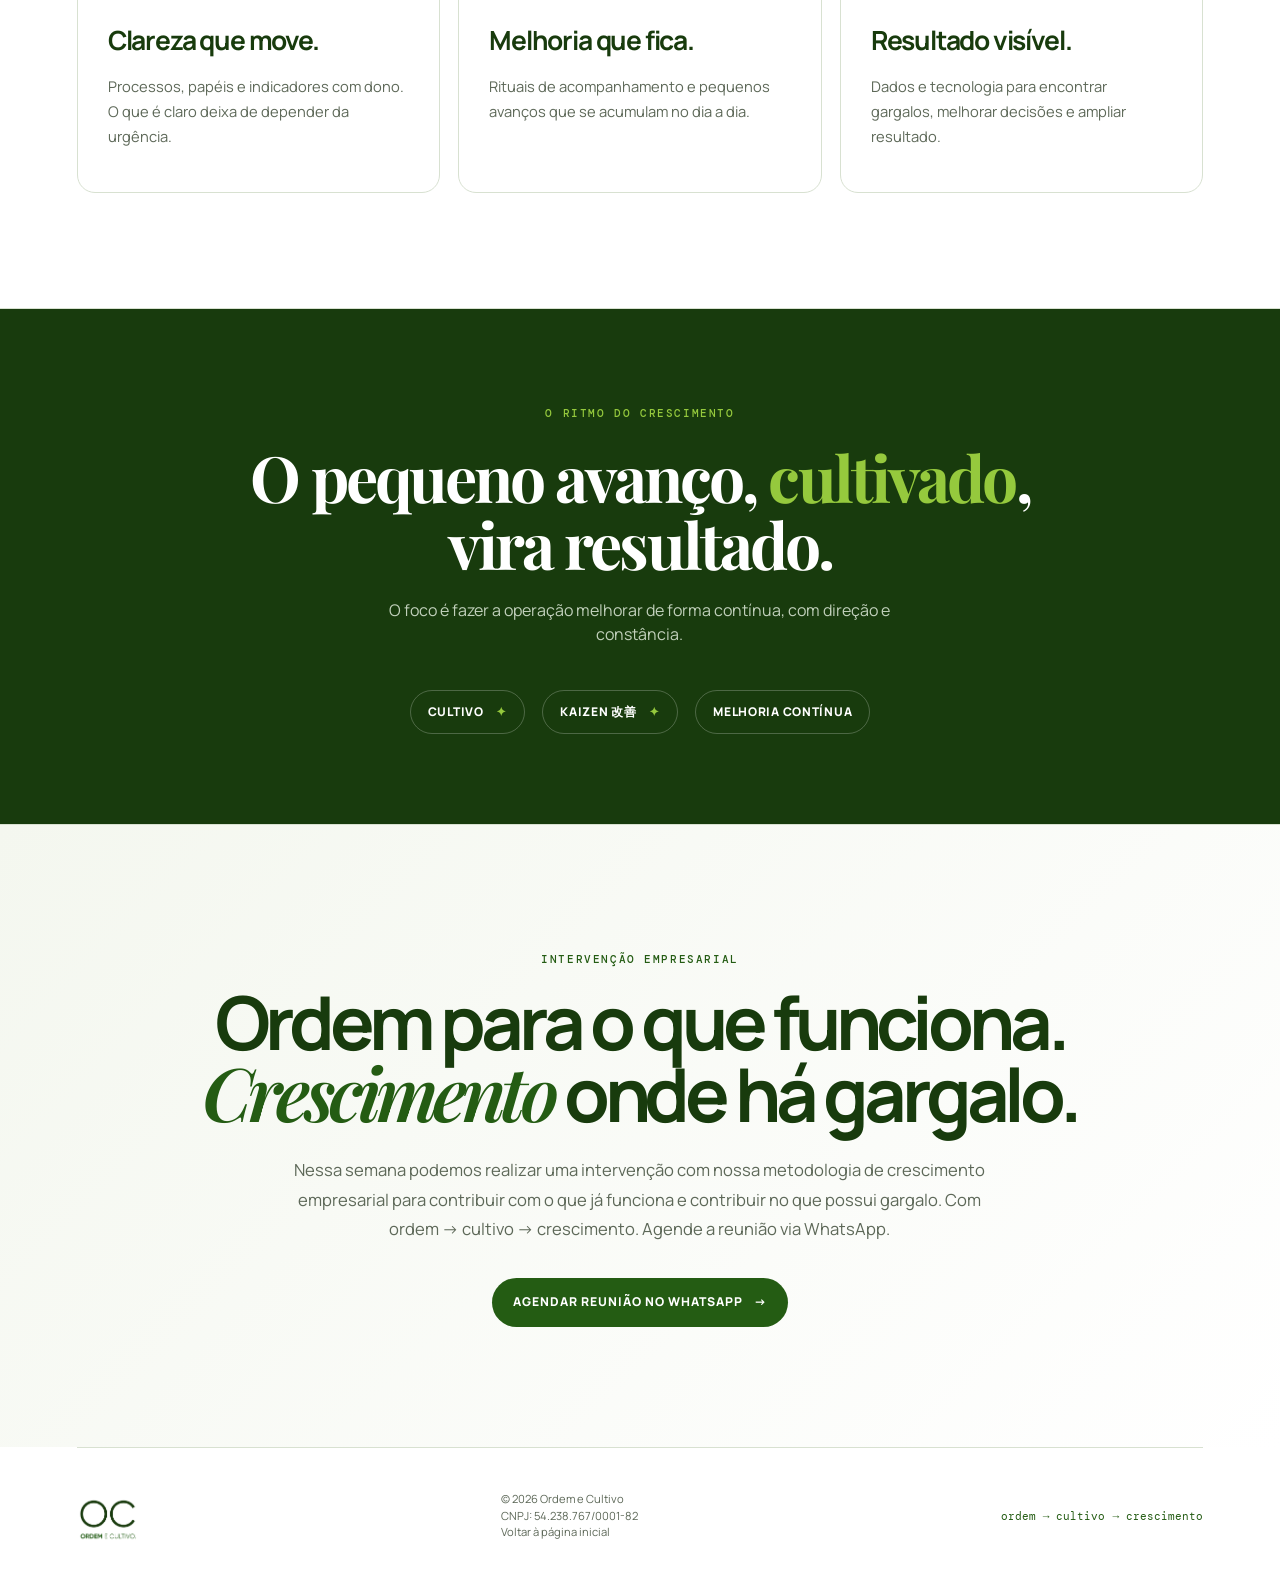
<file: processos/index.html>
<!doctype html>
<html lang="pt-BR">
<head>
  <meta charset="utf-8">
  <meta name="viewport" content="width=device-width, initial-scale=1">
  <meta name="description" content="Crescimento empresarial através de processos, growth hacking, dados e tecnologia.">
  <title>Processos e crescimento empresarial — Ordem e Cultivo</title>
  <link rel="preconnect" href="https://fonts.googleapis.com">
  <link rel="preconnect" href="https://fonts.gstatic.com" crossorigin>
  <link href="https://fonts.googleapis.com/css2?family=DM+Mono:wght@400;500&family=Manrope:wght@400;500;600;700;800&family=Playfair+Display:ital,wght@0,600;0,700;1,600&display=swap" rel="stylesheet">
  <style>
    :root{--ink:#183b0d;--green:#245c13;--lime:#95c93d;--soft:#f2f5ec;--line:#d8e1d1;--muted:#5d6858;--white:#fff}
    *{box-sizing:border-box} html{scroll-behavior:smooth} body{margin:0;background:var(--white);color:var(--ink);font-family:Manrope,sans-serif;line-height:1.5} a{text-decoration:none;color:inherit}
    .wrap{width:min(1160px,88vw);margin:auto}.eyebrow{font:500 .71rem/1 'DM Mono',monospace;letter-spacing:.14em;text-transform:uppercase;color:var(--green)}
    nav{height:94px;display:flex;align-items:center;justify-content:space-between;border-bottom:1px solid var(--line)}.brand img{width:115px;height:auto;display:block}.nav-blank{width:115px}.nav-cta,.button{display:inline-flex;align-items:center;gap:11px;background:var(--ink);color:white;padding:15px 21px;border-radius:999px;font-size:.76rem;font-weight:800;letter-spacing:.08em;text-transform:uppercase;transition:transform .2s,background .2s}.nav-cta:hover,.button:hover{background:var(--green);transform:translateY(-2px)}
    .hero{padding:74px 0 91px;display:grid;grid-template-columns:1.15fr .85fr;gap:5vw;align-items:center}.hero h1{font-size:clamp(3.2rem,4.35vw,4.8rem);line-height:1.01;letter-spacing:-.065em;margin:18px 0 26px;max-width:780px}.hero h1 em{font-family:'Playfair Display',serif;font-weight:600;color:var(--green)}.hero p{max-width:580px;color:var(--muted);font-size:1.05rem;line-height:1.75}.hero .button{margin-top:31px}.hero-note{font-size:.76rem!important;margin-top:17px;color:#76826e!important}
    .matrix{position:relative;min-height:474px;background:var(--soft);border-radius:28px;overflow:hidden;padding:31px}.matrix:before{content:'';position:absolute;inset:0;background-image:linear-gradient(var(--line) 1px,transparent 1px),linear-gradient(90deg,var(--line) 1px,transparent 1px);background-size:20% 20%;opacity:.7}.chart-top,.matrix-content{position:relative}.chart-top{display:flex;justify-content:space-between;align-items:center}.chart-top strong{font-size:.85rem}.chart-top span{font:400 .65rem 'DM Mono',monospace;color:var(--muted)}.axis-y{position:absolute;left:30px;top:106px;bottom:71px;font:500 .63rem 'DM Mono',monospace;color:var(--muted);writing-mode:vertical-rl;transform:rotate(180deg)}.axis-x{position:absolute;bottom:33px;left:53%;font:500 .63rem 'DM Mono',monospace;color:var(--muted);letter-spacing:.1em}.quadrant{position:absolute;inset:90px 37px 65px 65px;border-left:2px solid var(--ink);border-bottom:2px solid var(--ink)}.quadrant:before,.quadrant:after{content:'';position:absolute;background:var(--line)}.quadrant:before{width:100%;height:1px;top:50%}.quadrant:after{height:100%;width:1px;left:50%}.quad-label{position:absolute;font:500 .63rem 'DM Mono',monospace;letter-spacing:.08em;color:var(--muted);text-transform:uppercase}.q1{right:7%;top:9%}.q2{left:7%;top:9%}.q3{left:7%;bottom:9%}.q4{right:7%;bottom:9%}.growth{position:absolute;left:7%;bottom:11%;width:83%;height:77%;overflow:visible}.growth path{fill:none;stroke:var(--green);stroke-width:4;stroke-linecap:round;stroke-linejoin:round}.growth circle{fill:var(--lime);stroke:var(--ink);stroke-width:2}.matrix-caption{position:absolute;right:32px;bottom:25px;font-size:.72rem;font-weight:800;color:var(--green)}
    section{border-top:1px solid var(--line)}.statement{padding:105px 0;background:var(--soft)}.statement p{font-family:'Playfair Display',serif;font-size:clamp(2.2rem,4.5vw,4.35rem);font-weight:600;letter-spacing:-.05em;line-height:1.09;max-width:980px;margin:22px 0 0}.statement p span{color:var(--green)}
    .pillars{padding:115px 0}.section-head{display:flex;justify-content:space-between;gap:25px;align-items:end;margin-bottom:57px}.section-head h2{font-size:clamp(2.4rem,4.8vw,4.4rem);line-height:1;letter-spacing:-.06em;margin:15px 0 0}.section-head p{max-width:380px;color:var(--muted);margin:0}.cards{display:grid;grid-template-columns:repeat(3,1fr);gap:18px}.card{border:1px solid var(--line);border-radius:18px;padding:30px;min-height:280px;background:#fff;transition:box-shadow .25s,transform .25s}.card:hover{transform:translateY(-5px);box-shadow:0 18px 42px rgba(24,59,13,.09)}.card-number{font:500 .7rem 'DM Mono',monospace;color:var(--lime)}.card h3{font-size:1.65rem;letter-spacing:-.045em;margin:53px 0 13px}.card p{font-size:.92rem;color:var(--muted);line-height:1.7;margin:0}
    .kaizen{padding:90px 0;background:var(--ink);color:white;text-align:center}.kaizen h2{font-family:'Playfair Display',serif;font-size:clamp(2.3rem,5vw,4.6rem);line-height:1.05;letter-spacing:-.045em;margin:20px auto;max-width:850px}.kaizen h2 i{color:var(--lime);font-style:normal}.kaizen p{max-width:560px;margin:0 auto;color:#c1d0bb}.kaizen-list{display:flex;justify-content:center;flex-wrap:wrap;gap:17px;margin:44px 0 0}.kaizen-list span{border:1px solid rgba(255,255,255,.23);border-radius:999px;padding:12px 17px;font-size:.75rem;font-weight:800;letter-spacing:.06em;text-transform:uppercase}.kaizen-list b{color:var(--lime);margin-left:10px}
    .cta{padding:120px 0;text-align:center;background:linear-gradient(135deg,#f4f7ef,#fff)}.cta h2{font-size:clamp(2.9rem,5.8vw,5.4rem);letter-spacing:-.07em;line-height:.95;margin:18px auto 25px;max-width:900px}.cta h2 em{font-family:'Playfair Display',serif;font-weight:600;color:var(--green)}.cta p{color:var(--muted);max-width:700px;margin:0 auto;font-size:1.04rem;line-height:1.8}.cta .button{margin-top:34px;background:var(--green)}.cta .button:hover{background:var(--ink)}
    footer{padding:32px 0;border-top:1px solid var(--line);display:flex;justify-content:space-between;align-items:center;color:var(--muted);font-size:.7rem}footer img{width:61px;height:auto}footer span{font-family:'DM Mono',monospace;color:var(--green)}
    @media(max-width:760px){nav{height:78px}.brand img{width:82px}.nav-blank{display:none}.nav-cta{padding:11px 14px;font-size:.63rem}.hero{grid-template-columns:1fr;padding:52px 0 60px;gap:42px}.hero h1{font-size:clamp(3.2rem,15vw,5rem)}.matrix{min-height:380px;padding:22px}.quadrant{inset:75px 25px 50px 48px}.axis-y{left:18px;top:92px}.axis-x{bottom:22px}.statement,.pillars,.cta{padding:75px 0}.section-head{display:block}.section-head p{margin-top:23px}.cards{grid-template-columns:1fr}.card h3{margin-top:28px}.card{min-height:220px}footer{gap:16px}footer p{margin:0}.matrix-caption{right:20px;bottom:17px}}
    .home-link{font-size:.75rem;color:var(--muted)}@media(max-width:760px){nav{flex-wrap:wrap;gap:10px;height:auto;min-height:90px;padding-bottom:12px}.home-link{order:3;width:100%;padding:6px 0}footer{flex-wrap:wrap}}
  </style>
</head>
<body>
  <nav class="wrap" aria-label="Navegação principal">
    <a class="brand" href="../" aria-label="Ordem e Cultivo — página inicial"><img src="../assets/logo-ordem-e-cultivo.png" alt="OC Ordem e Cultivo"></a>
    <a class="home-link" href="../">← Página inicial</a>
    <a class="nav-cta" href="https://wa.me/5547991653962" target="_blank" rel="noopener">Falar no WhatsApp ↗</a>
  </nav>
  <main id="inicio">
    <header class="hero wrap">
      <div>
        <span class="eyebrow">Crescimento empresarial</span>
        <h1>Ordem nos processos.<br><em>Cultivo</em> nos resultados.</h1>
        <p>Crescimento empresarial através de processos, growth hacking, dados e tecnologia. Damos ordem aos processos e cultivamos a melhoria contínua para obter resultados essa semana.</p>
        <a class="button" href="https://wa.me/5547991653962" target="_blank" rel="noopener">Agendar pelo WhatsApp <span>→</span></a>
      </div>
      <div class="matrix" role="img" aria-label="Matriz de crescimento empresarial com eixo de processos e resultados">
        <div class="chart-top"><strong>Matriz de crescimento</strong><span>PROCESSOS × RESULTADOS</span></div>
        <span class="axis-y">RESULTADOS</span><span class="axis-x">PROCESSOS</span>
        <div class="quadrant"><span class="quad-label q1">Escalar</span><span class="quad-label q2">Ajustar</span><span class="quad-label q3">Organizar</span><span class="quad-label q4">Cultivar</span>
          <svg class="growth" viewBox="0 0 400 270" aria-hidden="true"><path d="M26 235 C85 227,73 181,133 177 S183 148,224 121 S293 100,360 30"/><circle cx="26" cy="235" r="6"/><circle cx="133" cy="177" r="6"/><circle cx="224" cy="121" r="6"/><circle cx="360" cy="30" r="7"/></svg>
        </div>
      </div>
    </header>
    <section class="statement"><div class="wrap"><span class="eyebrow">O princípio</span><p>Tudo o que ninguém cuida se desordena. Um processo abandonado não fica parado: <span>regride.</span></p></div></section>
    <section class="pillars"><div class="wrap"><div class="section-head"><div><span class="eyebrow">Pilares atemporais</span><h2>Processos que<br>fazem crescer.</h2></div><p>Minimizamos despesas e maximizamos receita com disciplina operacional, dados e melhoria contínua.</p></div><div class="cards"><article class="card"><span class="card-number">01 / ORDEM</span><h3>Clareza que move.</h3><p>Processos, papéis e indicadores com dono. O que é claro deixa de depender da urgência.</p></article><article class="card"><span class="card-number">02 / CULTIVO</span><h3>Melhoria que fica.</h3><p>Rituais de acompanhamento e pequenos avanços que se acumulam no dia a dia.</p></article><article class="card"><span class="card-number">03 / CRESCIMENTO</span><h3>Resultado visível.</h3><p>Dados e tecnologia para encontrar gargalos, melhorar decisões e ampliar resultado.</p></article></div></div></section>
    <section class="kaizen"><div class="wrap"><span class="eyebrow" style="color:#95c93d">O ritmo do crescimento</span><h2>O pequeno avanço, <i>cultivado</i>, vira resultado.</h2><p>O foco é fazer a operação melhorar de forma contínua, com direção e constância.</p><div class="kaizen-list"><span>Cultivo <b>✦</b></span><span>Kaizen 改善 <b>✦</b></span><span>Melhoria contínua</span></div></div></section>
    <section class="cta" id="contato"><div class="wrap"><span class="eyebrow">Intervenção empresarial</span><h2>Ordem para o que funciona.<br><em>Crescimento</em> onde há gargalo.</h2><p>Nessa semana podemos realizar uma intervenção com nossa metodologia de crescimento empresarial para contribuir com o que já funciona e contribuir no que possui gargalo. Com ordem → cultivo → crescimento. Agende a reunião via WhatsApp.</p><a class="button" href="https://wa.me/5547991653962" target="_blank" rel="noopener">Agendar reunião no WhatsApp <span>→</span></a></div></section>
  </main>
  <footer class="wrap"><img src="../assets/logo-ordem-e-cultivo.png" alt="OC Ordem e Cultivo"><p>© 2026 Ordem e Cultivo<br>CNPJ: 54.238.767/0001-82<br><a href="../">Voltar à página inicial</a></p><span>ordem → cultivo → crescimento</span></footer>
  <script src="../assets/analytics.js?v=1" defer></script>
</body>
</html>
</file>
<file: assets/navigation.css>
html{scroll-padding-top:108px}.oc-header{position:sticky;top:0;z-index:50;background:#f5f4ed;border-bottom:1px solid #d2d7cb;box-shadow:0 3px 14px #192c2607}.oc-header .nav{height:84px;min-height:84px;display:flex;align-items:center;justify-content:space-between;gap:22px}.oc-header .brand{display:block;flex-shrink:0}.oc-header .brand-logo{display:block;width:96px;height:76px;object-fit:cover}.oc-header .nav-links{display:flex;align-items:center;gap:clamp(16px,1.6vw,26px);font-size:12px}.oc-header .nav-links>a{white-space:nowrap;padding:11px 0}.oc-header .nav-links>a:hover{color:#527341}.oc-header .nav-links>a[aria-current=page]{box-shadow:inset 0 -2px #527341}.oc-header .nav-links .nav-education{display:inline-flex;align-items:center;justify-content:space-between;gap:22px;padding:12px 17px;background:#d9ed9a;border:1px solid #c1d18e;color:#192c26;font-weight:600;transition:background .2s}.oc-header .nav-links .nav-education:hover{background:#cadd86;color:#192c26}.oc-header .nav-cta{display:inline-flex;align-items:center;gap:20px;white-space:nowrap;border:1px solid #192c26;padding:12px 15px;font-size:12px;color:#192c26}.oc-header .nav-cta:hover{background:#e9eddf}.oc-header .menu-toggle{display:none;background:transparent;border:1px solid #9ba88e;color:#192c26;padding:10px 14px;font:12px 'Segoe UI',sans-serif;cursor:pointer}.oc-header .nav-links .mobile-contact{display:none}.education a{display:inline-flex;justify-content:space-between;align-items:center;gap:20px;background:#192c26;color:#f5f4ed;border:1px solid #192c26;padding:16px 19px;font-size:12px;min-height:52px;transition:background .2s}.education a:hover{background:#355440}.deliverables-intro{top:108px}.skip{z-index:100}a:focus-visible,button:focus-visible{outline:3px solid #5e863b;outline-offset:4px}
@media(max-width:1100px){.oc-header .nav{height:76px;min-height:76px}.oc-header .brand-logo{width:88px;height:68px}.oc-header .nav-cta{display:none}.oc-header .menu-toggle{display:block}.oc-header .nav-links{display:none;position:absolute;top:75px;left:0;right:0;background:#f5f4ed;border-bottom:1px solid #b9c5ad;box-shadow:0 12px 20px #192c2615;padding:18px max(20px,calc((100vw - 1200px)/2));max-height:calc(100svh - 76px);overflow-y:auto}.oc-header .nav-links.open{display:flex;flex-direction:column;align-items:stretch;gap:4px}.oc-header .nav-links>a{padding:13px 4px;font-size:14px}.oc-header .nav-links .nav-education{padding:15px 17px;margin-top:7px}.oc-header .nav-links .mobile-contact{display:block;border-top:1px solid #d2d7cb;margin-top:12px;padding-top:18px;font-size:13px}.oc-header .nav-links>a[aria-current=page]{box-shadow:none;font-weight:600;color:#527341}html{scroll-padding-top:96px}.deliverables-intro{top:96px}}
@media(prefers-reduced-motion:reduce){.oc-header .nav-links .nav-education,.education a{transition:none}}
</file>
<file: assets/services.css>
:root{--paper:#f5f4ed;--ink:#192c26;--muted:#59675d;--line:#d2d7cb;--accent:#d9ed9a;--wash:#e9eddf;--serif:Georgia,'Times New Roman',serif;--sans:'Segoe UI',Tahoma,sans-serif}*{box-sizing:border-box}html{scroll-behavior:smooth;scroll-padding-top:25px}body{margin:0;background:var(--paper);color:var(--ink);font-family:var(--sans);-webkit-font-smoothing:antialiased}a{color:inherit;text-decoration:none}button,input,select,textarea{font:inherit}a:focus-visible,button:focus-visible,summary:focus-visible,input:focus-visible,select:focus-visible,textarea:focus-visible{outline:3px solid #5e863b;outline-offset:5px}::selection{background:var(--accent)}.wrap{width:min(1200px,calc(100% - 80px));margin:auto}.skip{position:absolute;left:20px;top:-60px;background:var(--accent);padding:12px;z-index:5}.skip:focus{top:10px}.site-header{border-bottom:1px solid var(--line)}.nav{min-height:90px;display:flex;align-items:center;justify-content:space-between;gap:28px}.logo{width:96px;height:76px;object-fit:cover;display:block}.nav-right{display:flex;align-items:center;gap:28px;font-size:12px}.nav-right .contact-link{border-bottom:1px solid var(--ink);padding:10px 0}.eyebrow{font:10px/1.6 Consolas,monospace;letter-spacing:.13em;text-transform:uppercase}.eyebrow:before{content:'●';font-size:8px;margin-right:10px}.hero{padding:36px 0 58px}.breadcrumb{display:flex;gap:12px;font-size:10px;color:var(--muted);margin-bottom:28px}.hero-grid{display:grid;grid-template-columns:1.15fr .85fr;gap:60px;align-items:center}h1{font:400 clamp(45px,4.6vw,67px)/1.03 var(--serif);letter-spacing:-.052em;margin:18px 0 24px}h1 em{font-weight:400;color:#577344}.hero-copy{font-size:16px;line-height:1.75;color:var(--muted);max-width:560px;margin:0 0 26px}.btn{display:inline-flex;align-items:center;justify-content:space-between;gap:24px;background:var(--ink);color:var(--paper);border:1px solid var(--ink);padding:17px 20px;font-size:13px;cursor:pointer;transition:background .25s,transform .25s}.btn:hover{background:#355440;transform:translateY(-2px)}.btn span{font-size:20px}.hero-note{font-size:11px;color:var(--muted);line-height:1.6;margin:14px 0 0;max-width:460px}.decision{position:relative;background:var(--ink);color:var(--paper);padding:29px 31px;overflow:hidden;min-height:360px;display:flex;flex-direction:column;justify-content:space-between}.decision:before{content:'';position:absolute;top:0;bottom:0;left:51px;width:1px;background:linear-gradient(transparent,#d9ed9a55,transparent)}.decision .eyebrow{color:var(--accent);position:relative}.decision-title{font:italic 32px/1.12 var(--serif);letter-spacing:-.035em;margin:24px 0;position:relative}.decision ol{list-style:none;margin:0;padding:0;position:relative}.decision li{display:flex;gap:19px;align-items:center;padding:16px 0;border-top:1px solid #72857044}.decision li b{display:grid;place-items:center;width:40px;height:40px;flex-shrink:0;border:1px solid #b2c49b88;background:var(--ink);font:11px Consolas,monospace;color:var(--accent);border-radius:50%}.decision li span{font-size:13px;line-height:1.6}.decision li{animation:entry .9s both}.decision li:nth-child(2){animation-delay:.12s}.decision li:nth-child(3){animation-delay:.24s}@keyframes entry{from{opacity:0;transform:translateY(12px)}to{opacity:1;transform:none}}section{padding:76px 0}.signals{border-top:1px solid var(--line);border-bottom:1px solid var(--line)}.section-head{display:grid;grid-template-columns:1fr 1fr;gap:60px;align-items:end;margin-bottom:36px}h2{font:400 clamp(32px,3.6vw,47px)/1.08 var(--serif);letter-spacing:-.043em;margin:15px 0 0}.section-head>p{font-size:14px;line-height:1.8;color:var(--muted);max-width:490px;margin:0}.signal-list{display:grid;grid-template-columns:repeat(3,1fr);gap:32px}.signal{border-top:1px solid var(--line);padding-top:18px}.signal span{font:10px Consolas,monospace;color:#628048}.signal h3{font-size:18px;line-height:1.4;font-weight:500;margin:18px 0 12px}.signal p{font-size:13px;line-height:1.8;color:var(--muted);margin:0}.deliverables{display:grid;grid-template-columns:.7fr 1.3fr;gap:70px}.deliverables-intro{position:sticky;top:30px;align-self:start}.deliverables-intro p{font-size:14px;color:var(--muted);line-height:1.8}.delivery{display:grid;grid-template-columns:36px 1fr;gap:16px;padding:24px 0;border-top:1px solid var(--line)}.delivery:last-child{border-bottom:1px solid var(--line)}.delivery .number{font:11px Consolas,monospace;color:#628048}.delivery h3{font-size:20px;font-weight:500;letter-spacing:-.025em;margin:0 0 10px}.delivery p{font-size:13px;line-height:1.8;color:var(--muted);margin:0}.example{padding:35px;background:var(--wash);margin-top:30px}.example h3{font:26px/1.2 var(--serif);letter-spacing:-.025em;margin:15px 0}.example ul{margin:0;padding-left:18px;font-size:13px;line-height:1.9;color:var(--muted)}.example .caption{font-size:10px;margin:16px 0 0;color:var(--muted)}.approach{background:var(--ink);color:var(--paper)}.approach .eyebrow{color:var(--accent)}.approach .section-head>p{color:#b9c9b8}.steps{display:grid;grid-template-columns:repeat(3,1fr);gap:35px}.step{border-top:1px solid #5b725a;padding-top:20px}.step .number{font:10px Consolas,monospace;color:var(--accent)}.step h3{font-size:23px;font-weight:400;margin:22px 0 12px}.step p{font-size:13px;line-height:1.8;color:#c2cfbc;margin:0}.fit{display:grid;grid-template-columns:1fr 1fr;gap:60px}.fit h3{font-size:16px;font-weight:500}.fit p,.fit li{font-size:14px;line-height:1.85;color:var(--muted)}.fit ul{padding-left:18px}.faq{padding-top:0}.faq-layout{display:grid;grid-template-columns:.7fr 1.3fr;gap:70px}details{border-bottom:1px solid var(--line);padding:20px 0}summary{cursor:pointer;font-size:15px;font-weight:500;list-style:none;display:flex;justify-content:space-between;gap:18px}summary::-webkit-details-marker{display:none}summary:after{content:'+';font-weight:400}details[open] summary:after{content:'−'}details p{font-size:14px;line-height:1.8;color:var(--muted)}.lead{background:var(--accent)}.lead-grid{display:grid;grid-template-columns:1fr 1fr;gap:70px}.lead-intro p{font-size:15px;line-height:1.8;max-width:480px}.lead-intro .next{border-top:1px solid #8ca373;padding-top:20px;font-size:13px;margin-top:30px}.lead label{display:block;font-size:13px;font-weight:500;margin-bottom:10px}.lead select,.lead textarea{display:block;width:100%;border:1px solid #8ca373;border-radius:0;padding:13px 12px;color:var(--ink);background:#f5f4edc9;margin-bottom:22px;font-size:14px}.lead textarea{resize:vertical;min-height:96px}.lead .btn{width:100%}.form-note{font-size:11px;line-height:1.7;margin:13px 0 0;color:#43543b}.related{padding:40px 0}.related .wrap{display:flex;gap:24px;align-items:center;justify-content:space-between;flex-wrap:wrap}.related p{font-size:12px;color:var(--muted)}.related-links{display:flex;gap:25px;flex-wrap:wrap;font-size:12px}.related-links a{border-bottom:1px solid var(--line);padding-bottom:7px}.footer{background:var(--ink);color:#c1ceba;padding:30px 0}.footer .wrap{display:flex;justify-content:space-between;align-items:center;gap:24px;flex-wrap:wrap}.footer .logo{background:var(--paper);width:106px;padding:0 5px}.footer p{font-size:11px;line-height:1.8;margin:0}.footer a{font-size:12px}.source-note{font-size:11px;color:var(--muted);line-height:1.7;margin:20px 0}.source-note a{text-decoration:underline}
@media(max-width:1000px){.wrap{width:calc(100% - 48px)}.hero-grid,.section-head,.lead-grid{gap:35px}.hero-grid{grid-template-columns:1fr 1fr}.decision{padding:25px}.decision:before{left:45px}.deliverables,.faq-layout{gap:40px}.signal-list{gap:22px}}
@media(max-width:760px){.wrap{width:calc(100% - 40px)}.nav{min-height:76px;gap:12px}.logo{width:88px;height:68px}.nav-right{gap:16px;font-size:11px}.nav-right .contact-link{display:none}.hero{padding:22px 0 40px}.breadcrumb{font-size:9px;flex-wrap:wrap;margin-bottom:20px}.hero-grid,.section-head,.deliverables,.fit,.faq-layout,.lead-grid{grid-template-columns:minmax(0,1fr);gap:30px}h1{font-size:clamp(41px,10vw,58px)}.hero-copy{font-size:14px}.hero .btn{width:100%}.decision{min-height:330px;padding:25px}.decision-title{font-size:30px}.decision li{padding:12px 0}.decision li span{font-size:13px}.section-head{margin-bottom:28px}section{padding:52px 0}.signal-list,.steps{grid-template-columns:1fr;gap:25px}.signal h3{margin-top:12px}.deliverables-intro{position:static}.delivery{padding:21px 0}.example{padding:24px}.fit{gap:20px}.faq{padding-top:0}.step h3{margin-top:16px}.lead-grid{gap:25px}.lead-intro .next{margin-top:20px}.related-links{display:grid;gap:16px}.footer .wrap{align-items:start}.footer p{font-size:10px}.footer .home{width:100%}.btn{font-size:12px}.source-note{font-size:10px}}
@media(prefers-reduced-motion:reduce){html{scroll-behavior:auto}.decision li{animation:none}.btn{transition:none}.btn:hover{transform:none}}
</file>
